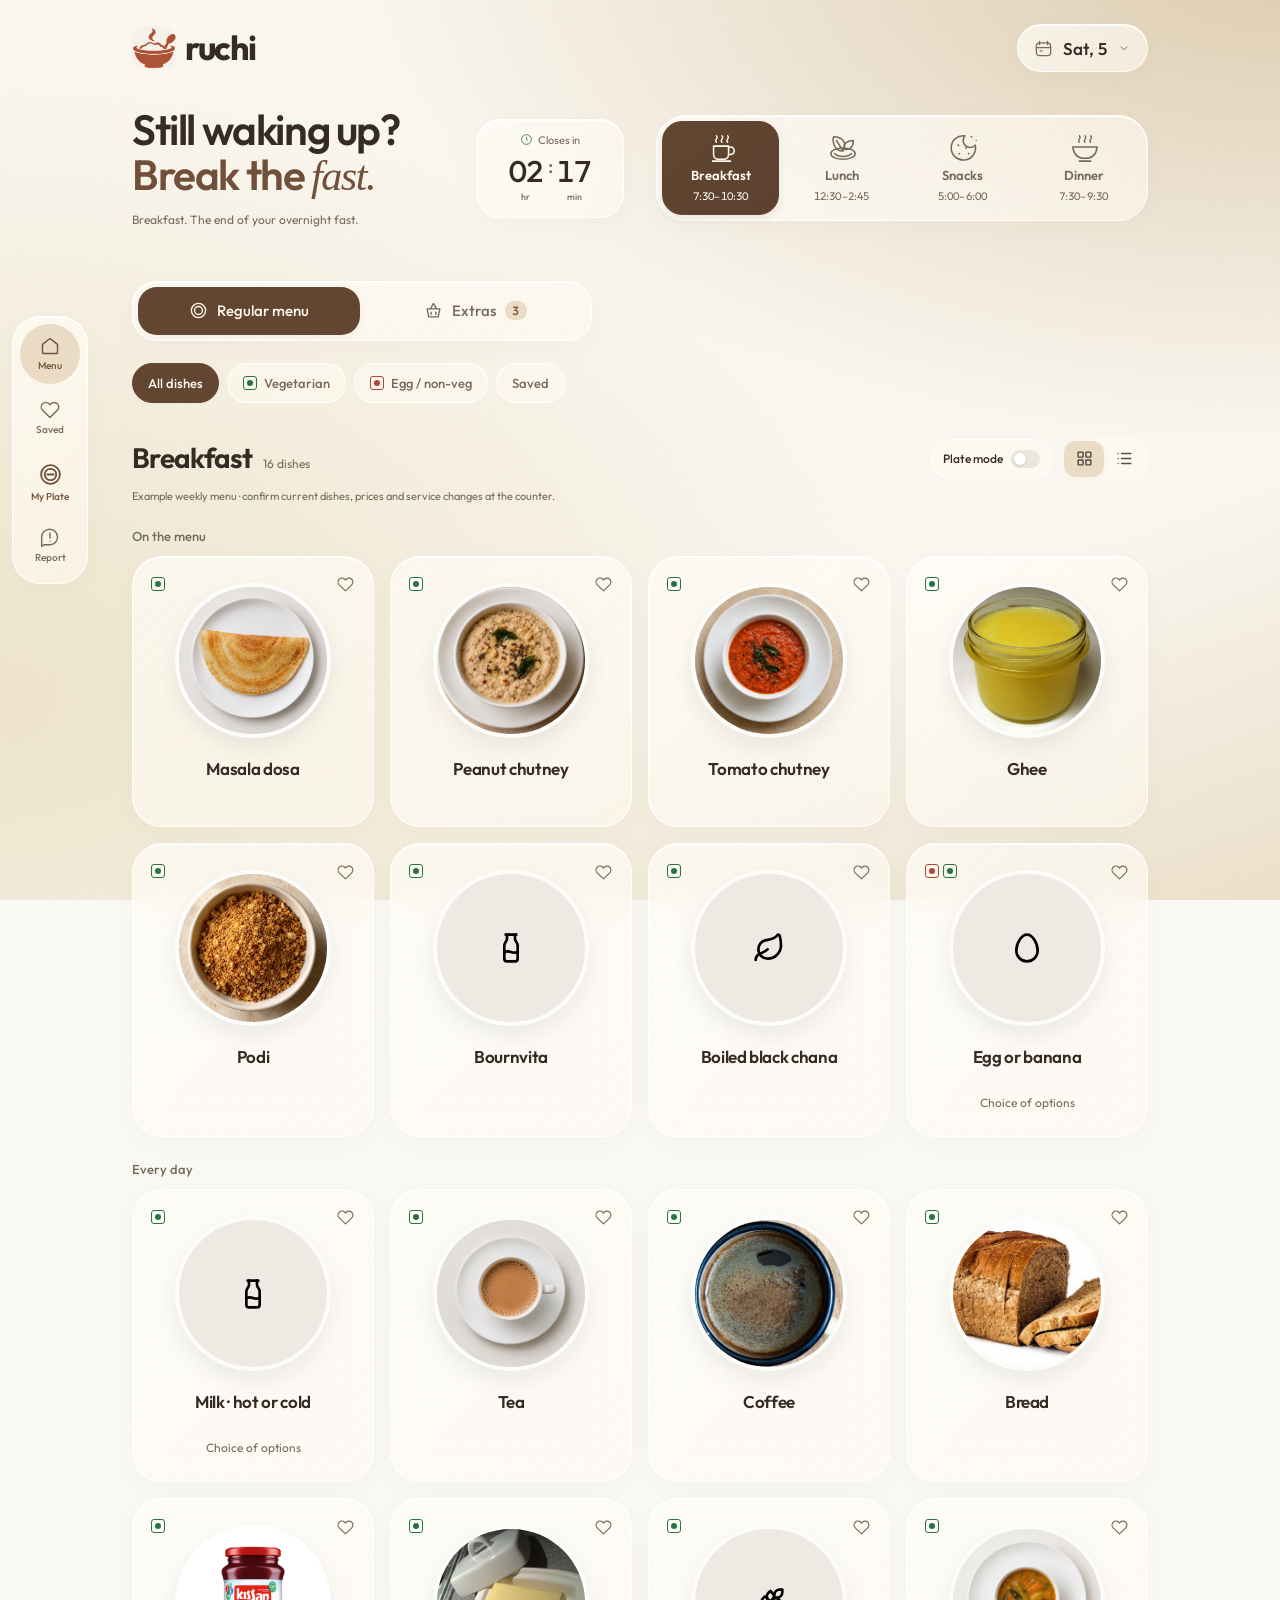
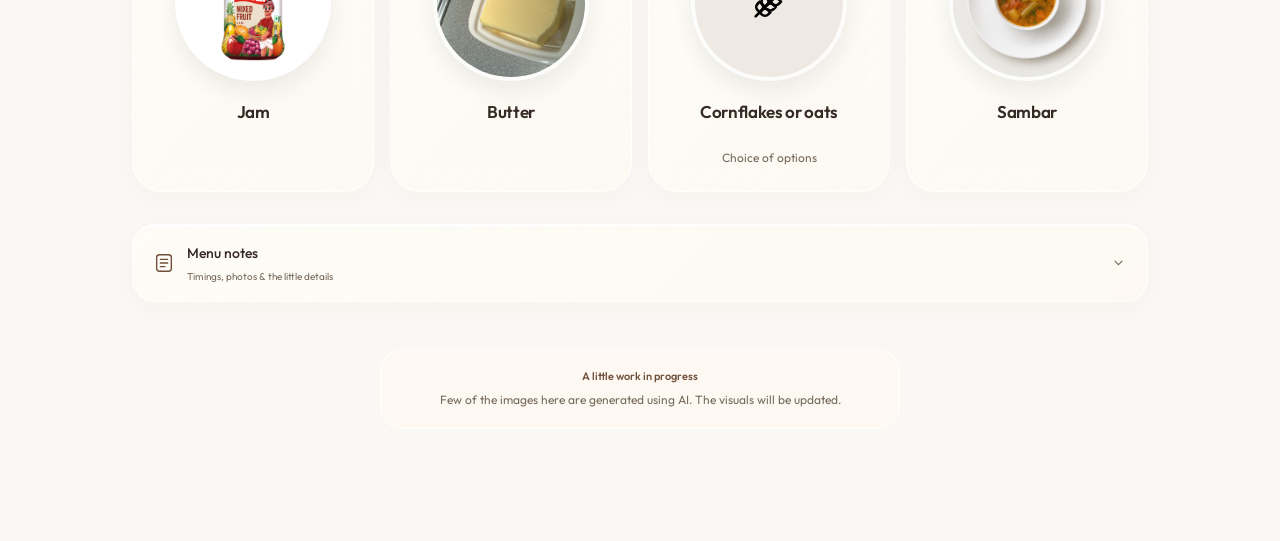
<file: index.html>
<!doctype html>
<html lang="en" data-design="3" data-palette="espresso">
<head>
<meta charset="utf-8"><meta name="viewport" content="width=device-width,initial-scale=1,viewport-fit=cover">
<meta name="theme-color" content="#faf7f0"><meta name="description" content="Explore IIT Hyderabad’s mess menu for the next seven days, check extras and prices, meal timings, save dishes and report an issue with Ruchi.">
<title>Today’s mess menu · Ruchi</title>
<link rel="icon" type="image/png" href="assets/images/ruchi-mark.png?v=1">
<link rel="apple-touch-icon" href="assets/images/ruchi-mark.png?v=1">
<link rel="preload" href="assets/fonts/outfit-variable.ttf" as="font" type="font/ttf" crossorigin>
<link rel="stylesheet" href="assets/css/today.css?v=2">
<link rel="stylesheet" href="assets/css/flagship.css?v=1">
<script src="assets/js/final-menu.js?v=1" defer></script>
<script src="assets/js/menu-rotation.js?v=1" defer></script>
<script src="assets/js/menu-photos.js?v=2" defer></script>
<script src="assets/js/meal-context.js?v=1" defer></script>
<script src="assets/js/nutrition-estimates.js?v=1" defer></script>
<script src="assets/js/plate.js?v=3" defer></script>
<script src="assets/js/menu-catalog.js?v=1" defer></script>
<script src="assets/js/menu.js?v=3" defer></script>
<script src="assets/js/email-draft.js?v=1" defer></script>
<script src="assets/js/beta-features.js?v=2" defer></script>
<link rel="stylesheet" href="assets/css/beta-features.css?v=2">

<link rel="stylesheet" href="assets/css/dining-palette.css?v=2">
<script src="assets/js/dining-palette.js?v=1" defer></script>
<link rel="stylesheet" href="assets/css/plate.css?v=3">
<link rel="stylesheet" href="assets/css/extras.css?v=1">
</head>
<body class="final-menu" data-photo-menu data-measure-enabled="true" data-default-view="cards" data-view-key="ruchi.flagship.view">
<a class="skip" href="#menu">Skip to menu</a>
<div class="apricot-app"><header class="apricot-top"><a class="brand" href="today.html" aria-label="Ruchi home"><span class="brand-mark"><img src="assets/images/ruchi-mark.png" width="66" height="66" alt=""></span><span class="brand-name">ruchi</span></a><details class="final-date date-popover"><summary><svg class="date-calendar" viewBox="0 0 24 24" aria-hidden="true"><rect x="3" y="5" width="18" height="16" rx="4"/><path d="M7 3v4m10-4v4M3 11h18M8 15h2"/></svg><span class="date-copy"><span id="weekday">Today</span><time id="date-label"></time></span><svg class="date-caret" viewBox="0 0 24 24" aria-hidden="true"><path d="m7 10 5 5 5-5"/></svg></summary><div class="date-popover-content"><div class="calendar-heading"><span id="week-range"></span><button id="go-today" class="today-button">Today</button></div><div id="day-strip" class="day-strip"></div></div></details></header><main class="journal-main" id="app-top"><section class="welcome-glass"><div class="welcome-copy"><h1><span id="meal-greeting-lead">Still waking up?</span><br><span class="headline-accent"><span id="meal-greeting-accent">Break the <em>fast.</em></span></span></h1><p class="breakfast-meaning" id="breakfast-meaning">Breakfast. The end of your overnight fast.</p></div><div class="service-countdown" id="service-countdown" role="timer" aria-live="off" title="Mess service times · India Standard Time"><span class="countdown-heading"><svg viewBox="0 0 24 24" aria-hidden="true"><circle cx="12" cy="12" r="9"/><path d="M12 7v5l3 2"/></svg><span class="countdown-label" id="countdown-label"></span></span><span id="countdown-value">—</span></div></section><section class="dining-notice" id="dining-notice" aria-label="Mess notice" hidden><div><span id="notice-kicker">Mess notice</span><h2 id="notice-title"></h2><p id="notice-body"></p></div></section><nav class="meal-nav journal-meals" aria-label="Choose a meal"><span class="meal-indicator" aria-hidden="true"></span><button class="meal active" data-meal="Breakfast" aria-label="Breakfast" aria-describedby="breakfast-time" aria-pressed="true"><span class="meal-symbol"><svg class="meal-art" viewBox="0 0 32 32" aria-hidden="true"><g class="steam"><path d="M10 10c-3-3 3-4 0-7"/><path d="M16 10c-3-3 3-4 0-7"/><path d="M22 10c-3-3 3-4 0-7"/></g><g class="vessel"><path d="M7 14h16v9a5 5 0 0 1-5 5h-6a5 5 0 0 1-5-5Z"/><path d="M23 15h2a4 4 0 0 1 0 8h-2"/><path d="M6 30h19"/></g></svg></span><span class="meal-name">Breakfast</span><span class="meal-time" id="breakfast-time">7:30–10:00</span><span class="meal-arrow" aria-hidden="true">↗</span></button><button class="meal " data-meal="Lunch" aria-label="Lunch" aria-describedby="lunch-time" aria-pressed="false"><span class="meal-symbol"><svg class="meal-art" viewBox="0 0 32 32" aria-hidden="true"><g class="lunch-plate"><ellipse cx="16" cy="22" rx="13" ry="6"/><path d="M7 22c4 4 14 4 18 0"/><g class="lunch-leaf"><path d="M16 19C5 20 5 6 6 4c9 0 15 6 10 15Z"/><path d="m9 8 7 11"/><path d="M17 17c-1-6 4-9 10-9 0 7-4 11-10 9Z"/></g></g></svg></span><span class="meal-name">Lunch</span><span class="meal-time" id="lunch-time">12:30–2:45</span><span class="meal-arrow" aria-hidden="true">↗</span></button><button class="meal " data-meal="Snacks" aria-label="Snacks" aria-describedby="snacks-time" aria-pressed="false"><span class="meal-symbol"><svg class="meal-art" viewBox="0 0 32 32" aria-hidden="true"><g class="snack-cookie"><path d="M17 3a7 7 0 0 0 11 10A13 13 0 1 1 17 3Z"/><circle cx="10" cy="13" r="1"/><circle cx="11" cy="22" r="1"/><circle cx="21" cy="22" r="1"/><circle cx="18" cy="16" r="1"/></g><g class="snack-crumbs"><circle cx="24" cy="4" r="1"/><circle cx="29" cy="8" r=".7"/></g></svg></span><span class="meal-name">Snacks</span><span class="meal-time" id="snacks-time">5:00–6:00</span><span class="meal-arrow" aria-hidden="true">↗</span></button><button class="meal " data-meal="Dinner" aria-label="Dinner" aria-describedby="dinner-time" aria-pressed="false"><span class="meal-symbol"><svg class="meal-art" viewBox="0 0 32 32" aria-hidden="true"><g class="steam"><path d="M10 10c-3-3 3-4 0-7"/><path d="M16 10c-3-3 3-4 0-7"/><path d="M22 10c-3-3 3-4 0-7"/></g><g class="vessel"><path d="M3 15h26c-1 8-6 12-13 12S4 23 3 15Z"/><path d="M10 30h12"/></g></svg></span><span class="meal-name">Dinner</span><span class="meal-time" id="dinner-time">7:30–9:30</span><span class="meal-arrow" aria-hidden="true">↗</span></button></nav><div class="menu-kind" id="menu-kind" role="group" aria-label="Choose regular menu or paid extras"><button data-menu-kind="regular" aria-pressed="true"><svg viewBox="0 0 24 24" aria-hidden="true"><circle cx="12" cy="12" r="9"/><circle cx="12" cy="12" r="5"/></svg>Regular menu</button><button data-menu-kind="extras" aria-pressed="false"><svg viewBox="0 0 24 24" aria-hidden="true"><path d="M4 10h16l-2 10H6L4 10ZM8 10l4-7 4 7M9 14v3m6-3v3"/></svg>Extras <span class="extras-count" id="extras-count">—</span></button></div><div class="browse-tools"><div class="diet-filters" role="group" aria-label="Filter dishes"><button data-filter="all" aria-pressed="true">All dishes</button><button data-filter="veg" aria-pressed="false"><i class="veg-dot" aria-hidden="true"></i>Vegetarian</button><button data-filter="egg" aria-pressed="false"><i class="veg-dot nonvegetarian" aria-hidden="true"></i>Egg / non-veg</button><button data-filter="saved" aria-pressed="false">Saved</button></div></div><div class="journal-layout"><div class="journal-menu"><header class="journal-menu-header"><div><h2 id="menu-title">Breakfast</h2><span id="menu-count"></span></div><div class="menu-actions"><label class="measure-switch"><span>Plate mode</span><input id="measure" type="checkbox" role="switch"><span class="switch-track" aria-hidden="true"></span></label><div class="view-toggle" role="group" aria-label="Menu layout"><button data-view="cards" aria-label="Card view" aria-pressed="true"><img src="assets/icons/layout-grid.svg" alt=""></button><button data-view="list" aria-label="List view" aria-pressed="false"><img src="assets/icons/list.svg" alt=""></button></div></div></header><p class="menu-freshness-note">Example weekly menu · confirm current dishes, prices and service changes at the counter.</p><div id="measure-stats" class="measure-stats" hidden></div><p id="measure-hint" class="measure-hint" hidden>Record what you ate and see rough nutrition estimates for your portions.</p><section id="menu" aria-labelledby="menu-title"><div id="load-state" class="load-state" role="status">Loading the menu…</div><div id="menu-sections"></div><p id="search-empty" class="search-empty" hidden>No dishes found. Try another filter.</p></section><details class="source-details" id="menu-info"><summary><span class="notes-label"><svg viewBox="0 0 24 24" aria-hidden="true"><rect x="4" y="3" width="16" height="18" rx="3"/><path d="M8 8h8M8 12h8M8 16h5"/></svg><span><strong>Menu notes</strong><small>Timings, photos &amp; the little details</small></span></span><svg class="notes-caret" viewBox="0 0 24 24" aria-hidden="true"><path d="m7 10 5 5 5-5"/></svg></summary><div class="menu-notes-body"><section><h3>About this menu</h3><p>This is an example weekly rotation based on mess notice boards, not a live menu feed. Both messes share the regular menu. Extras are paid separately; confirm current dishes, prices and availability at the counter.</p></section><section><h3>Service hours</h3><p>All timings are in India Standard Time. Breakfast: 7:30–10:00 am on weekdays, 7:30–10:30 am on Saturdays and Sundays. Lunch: 12:30–2:45 pm. Snacks: 5:00–6:00 pm. Dinner: 7:30–9:30 pm.</p></section><section><h3>Photos &amp; portions</h3><p>Photos are illustrative, using web-sourced and generated dishes, not actual mess servings. <a href="menu-photo-credits.html">Photo credits ↗</a></p><p>Regular-menu quantities are references, not serving limits. Extras prices apply to the portions shown on the board. Measured mess nutrition has not been supplied. My Plate uses editable estimates for typical cooked servings.</p></section><section><h3>Source clarifications</h3><p class="rotation-hint" id="schedule-note" hidden>Some dishes are awaiting schedule confirmation.</p><ul id="source-issues"></ul></section></div></details></div></div><footer class="ruchi-footer"><div class="footer-beta" role="note" aria-label="Beta notice"><span class="footer-beta-label">A little work in progress</span><p>Few of the images here are generated using AI. The visuals will be updated.</p></div></footer></main></div><nav class="app-dock" aria-label="App navigation">
<button data-dock="menu" aria-current="page"><svg viewBox="0 0 24 24" aria-hidden="true"><path d="m3 10 9-7 9 7v10a1 1 0 0 1-1 1H4a1 1 0 0 1-1-1Z"/></svg><span>Menu</span></button>
<button data-dock="saved"><svg viewBox="0 0 24 24" aria-hidden="true"><path d="M20.8 4.6a5.5 5.5 0 0 0-7.8 0L12 5.7l-1.1-1.1a5.5 5.5 0 0 0-7.8 7.8L12 21l8.8-8.6a5.5 5.5 0 0 0 0-7.8Z"/></svg><span>Saved</span></button>
<button id="plate-dock" class="plate-dock" data-open-log aria-label="My Plate, 0 dishes today" aria-haspopup="dialog"><span class="plate-dock-icon"><svg viewBox="0 0 24 24" aria-hidden="true"><circle cx="12" cy="12" r="9"/><circle cx="12" cy="12" r="5.5"/><path d="M9 12h6"/></svg><b id="plate-count" hidden>0</b></span><span>My Plate</span></button>
<button data-sheet="report-dialog" aria-haspopup="dialog"><svg viewBox="0 0 24 24" aria-hidden="true"><path d="M21 11a9 9 0 0 1-9 9H5l-3 2V11a9 9 0 0 1 19 0Z"/><path d="M12 6v6m0 4h.01"/></svg><span>Report</span></button>
</nav><button id="intake-bar" class="intake-bar" data-open-log hidden><span><b id="total-foods">No food logged</b><small id="nutrition-status">Review your day</small></span><span>My intake ↗</span></button><dialog id="food-dialog" class="food-dialog" aria-labelledby="food-title"><button class="close-button" data-close aria-label="Close dish details">×</button><div class="detail-placeholder" id="detail-placeholder"></div><div class="dialog-body"><p class="kicker" id="food-category"></p><div class="detail-title"><h2 id="food-title"></h2></div><p class="extra-detail-price" id="extra-detail-price" hidden></p><p class="description" id="food-description"></p><p class="serving-note" id="serving-note"></p><p class="estimate-note" id="estimate-note">Mess nutrition has not been supplied. Missing values stay uncounted.</p><div id="food-options" class="food-options"></div><p class="source-warning" id="food-warning" hidden></p><section id="portion-section" hidden><div class="portion-heading"><h3>How much did you eat?</h3><span>Portions</span></div><div class="portion-control"><button id="portion-minus" aria-label="Decrease portion">−</button><input id="portion-value" type="number" min="0.5" step="0.5" value="1" inputmode="decimal" aria-label="Number of portions"><button id="portion-plus" aria-label="Increase portion">+</button></div><p class="input-error" id="portion-error" hidden role="alert">Enter a positive quantity in half-portion steps.</p><div class="portion-shortcuts"><button data-portion="0.5">½ portion</button><button data-portion="1">1 portion</button><button data-portion="2">2 portions</button></div><details class="plate-nutrition-editor"><summary>Nutrition per portion <span>editable</span></summary><p>A typical-serving estimate is prefilled. Edit it if you know the actual portion or recipe.</p><div class="plate-nutrition-fields"><label>Calories · kcal<input id="plate-kcal" type="number" min="0" step="any" inputmode="decimal"></label><label>Protein · g<input id="plate-protein" type="number" min="0" step="any" inputmode="decimal"></label><label>Carbs · g<input id="plate-carbs" type="number" min="0" step="any" inputmode="decimal"></label><label>Fat · g<input id="plate-fat" type="number" min="0" step="any" inputmode="decimal"></label></div><p id="plate-nutrition-error" role="alert" hidden>Use zero or a positive number, or leave it blank.</p></details><button class="primary-button" id="save-portion">Add to My Plate</button><button class="plain-button remove-button" id="remove-food" hidden>Remove from this day</button></section></div></dialog>
<dialog id="log-dialog" class="log-dialog" aria-labelledby="log-title"><button class="close-button" data-close aria-label="Close My Plate">×</button><div class="dialog-body"><p class="kicker" id="log-date"></p><h2 id="log-title">My Plate<span class="plate-beta">Beta</span></h2><div id="log-summary" class="log-summary"></div><div id="log-items"></div><p class="estimate-note">Your portions, saved only in this browser. No login needed.</p><button class="primary-button" data-close>Back to the menu</button><button id="reset-day" class="plain-button remove-button" hidden>Clear today’s plate</button></div></dialog>
<dialog id="report-dialog" class="feature-sheet" aria-labelledby="report-title">
  <button class="close-button" data-sheet-close aria-label="Close report">×</button>
  <div class="sheet-content">
    <span class="sheet-eyebrow">A better mess, together</span>
    <h2 id="report-title">Something not right?</h2>
    <p class="sheet-intro">Tell us what happened. A specific detail makes a difference.</p>
    <p class="report-connection" id="report-connection">Reports go to <strong>mess_secya@gymkhana.iith.ac.in</strong>. Review your report here, then send it from your email app.</p>
    <form id="report-form">
      <div class="report-fields">
        <label>Date<input id="report-date" name="date" type="date" required></label>
        <label>Meal<select id="report-meal" name="meal"><option>Breakfast</option><option>Lunch</option><option>Snacks</option><option>Dinner</option></select></label>
      </div>
      <label>Where was it?<select id="report-hall" name="hall" required><option value="">Choose your mess</option><option>Mess A</option><option>Mess B</option></select></label>
      <label>What’s the issue?<select id="report-category" name="category" required><option value="">Choose an issue</option><option>Food quality</option><option>Cleanliness / hygiene</option><option>Item unavailable</option><option>Wrong menu information</option><option>App problem</option><option>Something else</option></select></label>
      <label>What happened?<textarea id="report-message" name="message" rows="3" required minlength="10" maxlength="2000" placeholder="Describe the issue and roughly when you noticed it."></textarea></label>
      <div class="report-photo-field">
        <label for="report-photo">Attach a photo <span class="field-optional">optional</span></label>
        <label class="photo-picker" id="photo-picker" for="report-photo"><svg viewBox="0 0 24 24" aria-hidden="true"><path d="M8 5 10 3h4l2 2h3a2 2 0 0 1 2 2v12H3V7a2 2 0 0 1 2-2Z"/><circle cx="12" cy="12" r="4"/></svg><span><strong>Add a photo</strong><small>JPG, PNG or WebP · up to 8 MB</small></span><span aria-hidden="true">+</span></label>
        <input id="report-photo" type="file" accept="image/jpeg,image/png,image/webp" aria-describedby="photo-error" class="photo-file-input">
        <div id="report-photo-preview" class="photo-preview" hidden><img id="report-photo-image" alt="Selected report photo"><div><strong id="report-photo-name"></strong><small id="report-photo-size"></small><button type="button" id="remove-report-photo">Remove photo</button></div></div>
        <p id="photo-error" class="photo-error" role="alert" hidden></p>
      </div>
      <div class="report-actions"><button type="button" id="save-report-draft" class="secondary-action">Save draft</button><button type="submit" class="primary-button">Review report <span aria-hidden="true">→</span></button></div>
      <p class="report-status" id="report-status" role="status"></p>
      <section class="report-review" id="report-review" hidden aria-label="Review your report"><h3>Ready when you are.</h3><p class="report-to">To: mess_secya@gymkhana.iith.ac.in</p><pre id="report-review-text"></pre><button type="button" id="download-report-email" class="primary-button" hidden>Download email with photo ↓</button><p id="report-attachment-note" class="attachment-note" hidden>Open the downloaded email file in your mail app and send or forward it to the address above. If you use the email link instead, attach the photo manually.</p><a id="report-email-link" class="primary-button">Open email app ↗</a><button type="button" class="secondary-action" id="copy-report">Copy report instead</button><p class="release-footnote">Complete sending in your email app. Replies will arrive in your inbox; in-app resolution tracking is coming later.</p></section><details id="report-copy-fallback" hidden><summary>Select report text</summary><textarea id="report-copy-text" readonly aria-label="Report text to copy"></textarea></details>
      <div class="draft-footer"><small>Drafts stay in this browser. Nothing is sent automatically.</small><button type="button" class="plain-button" id="clear-report-draft" hidden>Clear draft</button></div>
    </form>
  </div>
</dialog>
<div id="toast" class="toast" role="status"></div><noscript><p>Enable JavaScript to browse the weekly menu.</p></noscript></body></html>
</file>
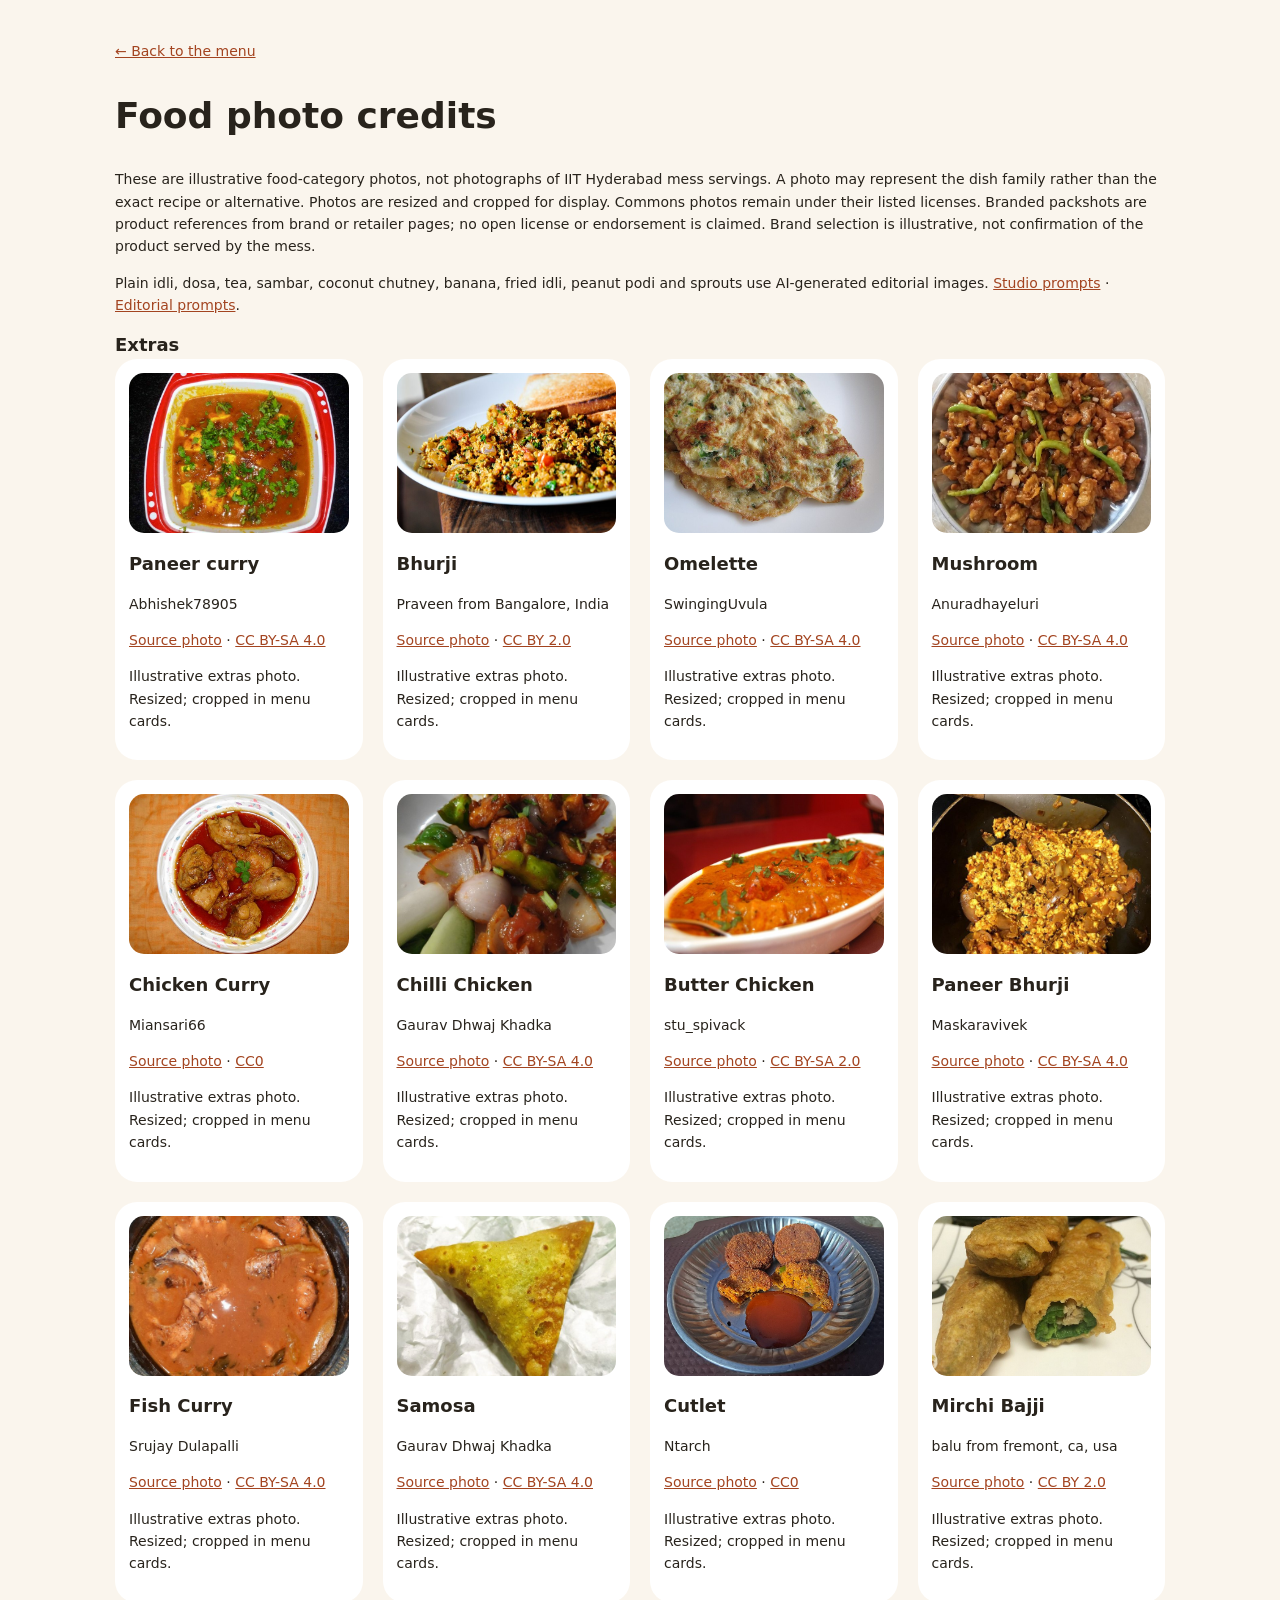
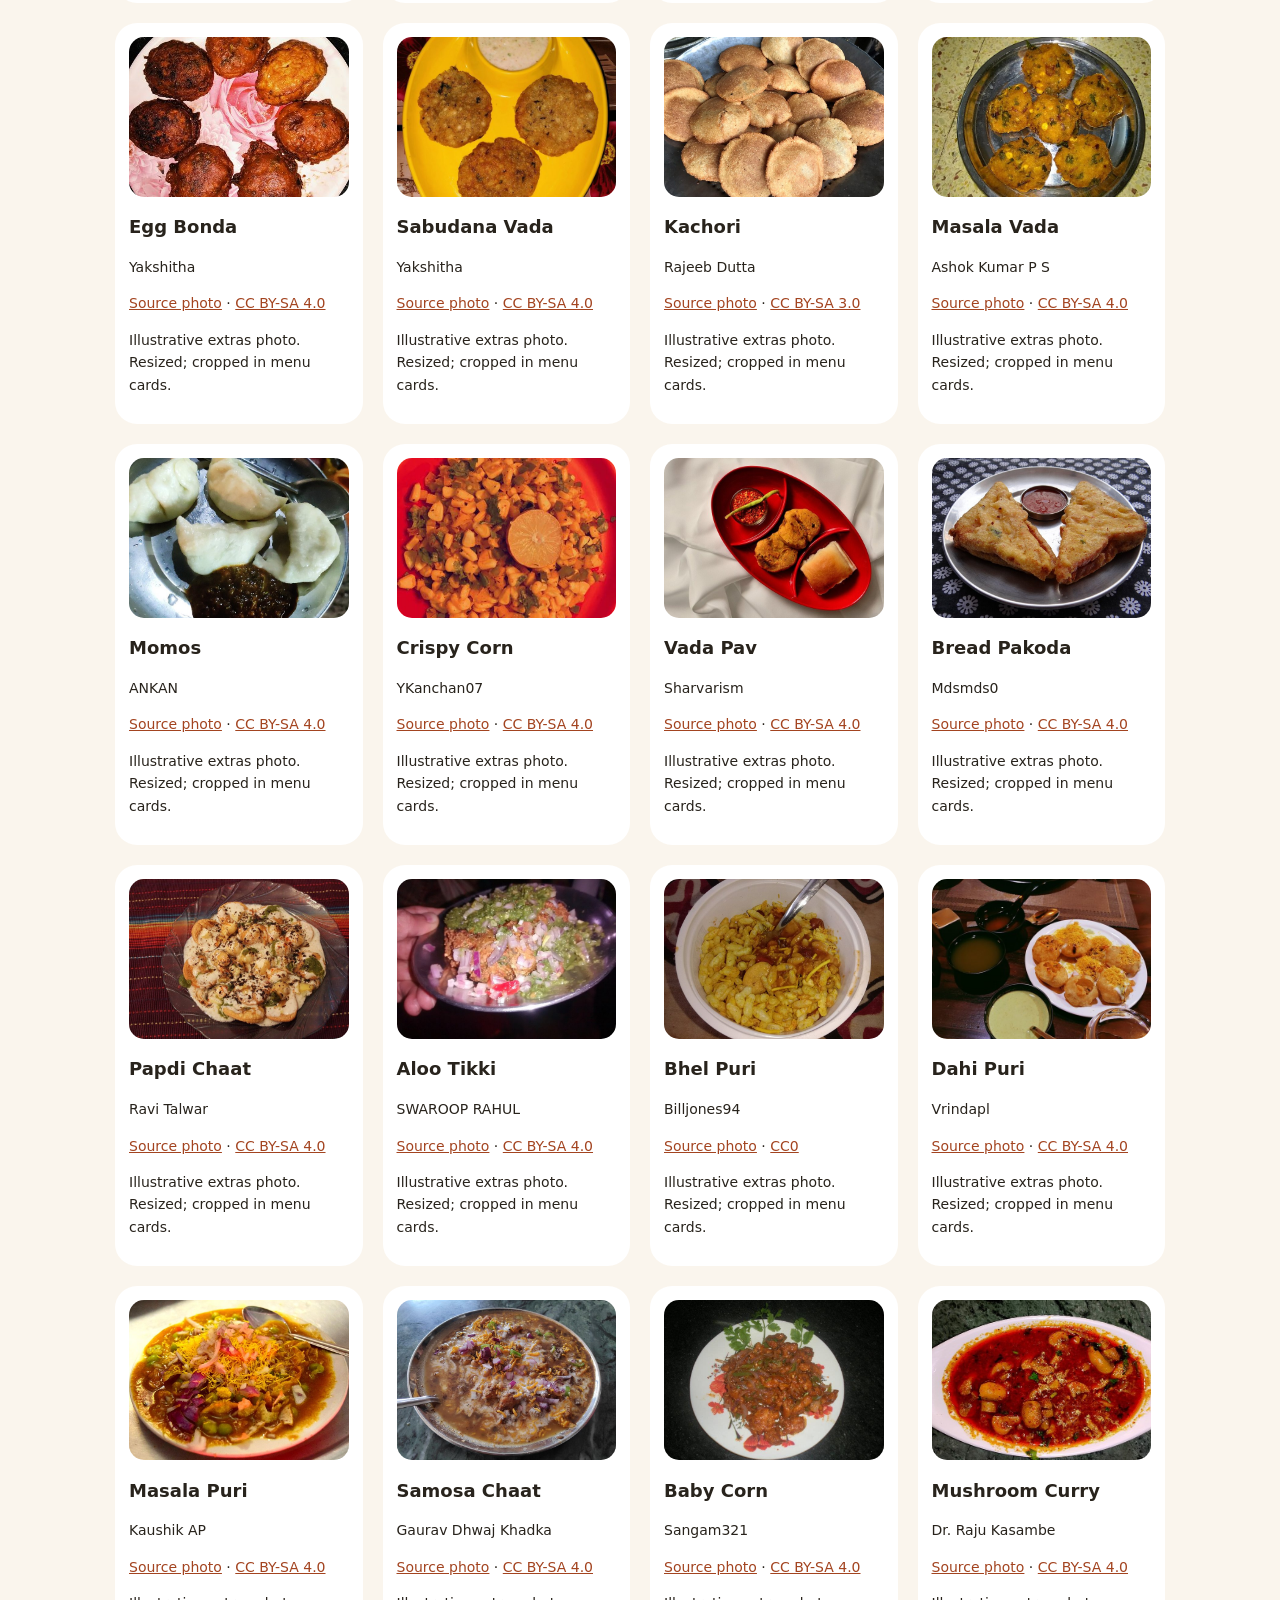
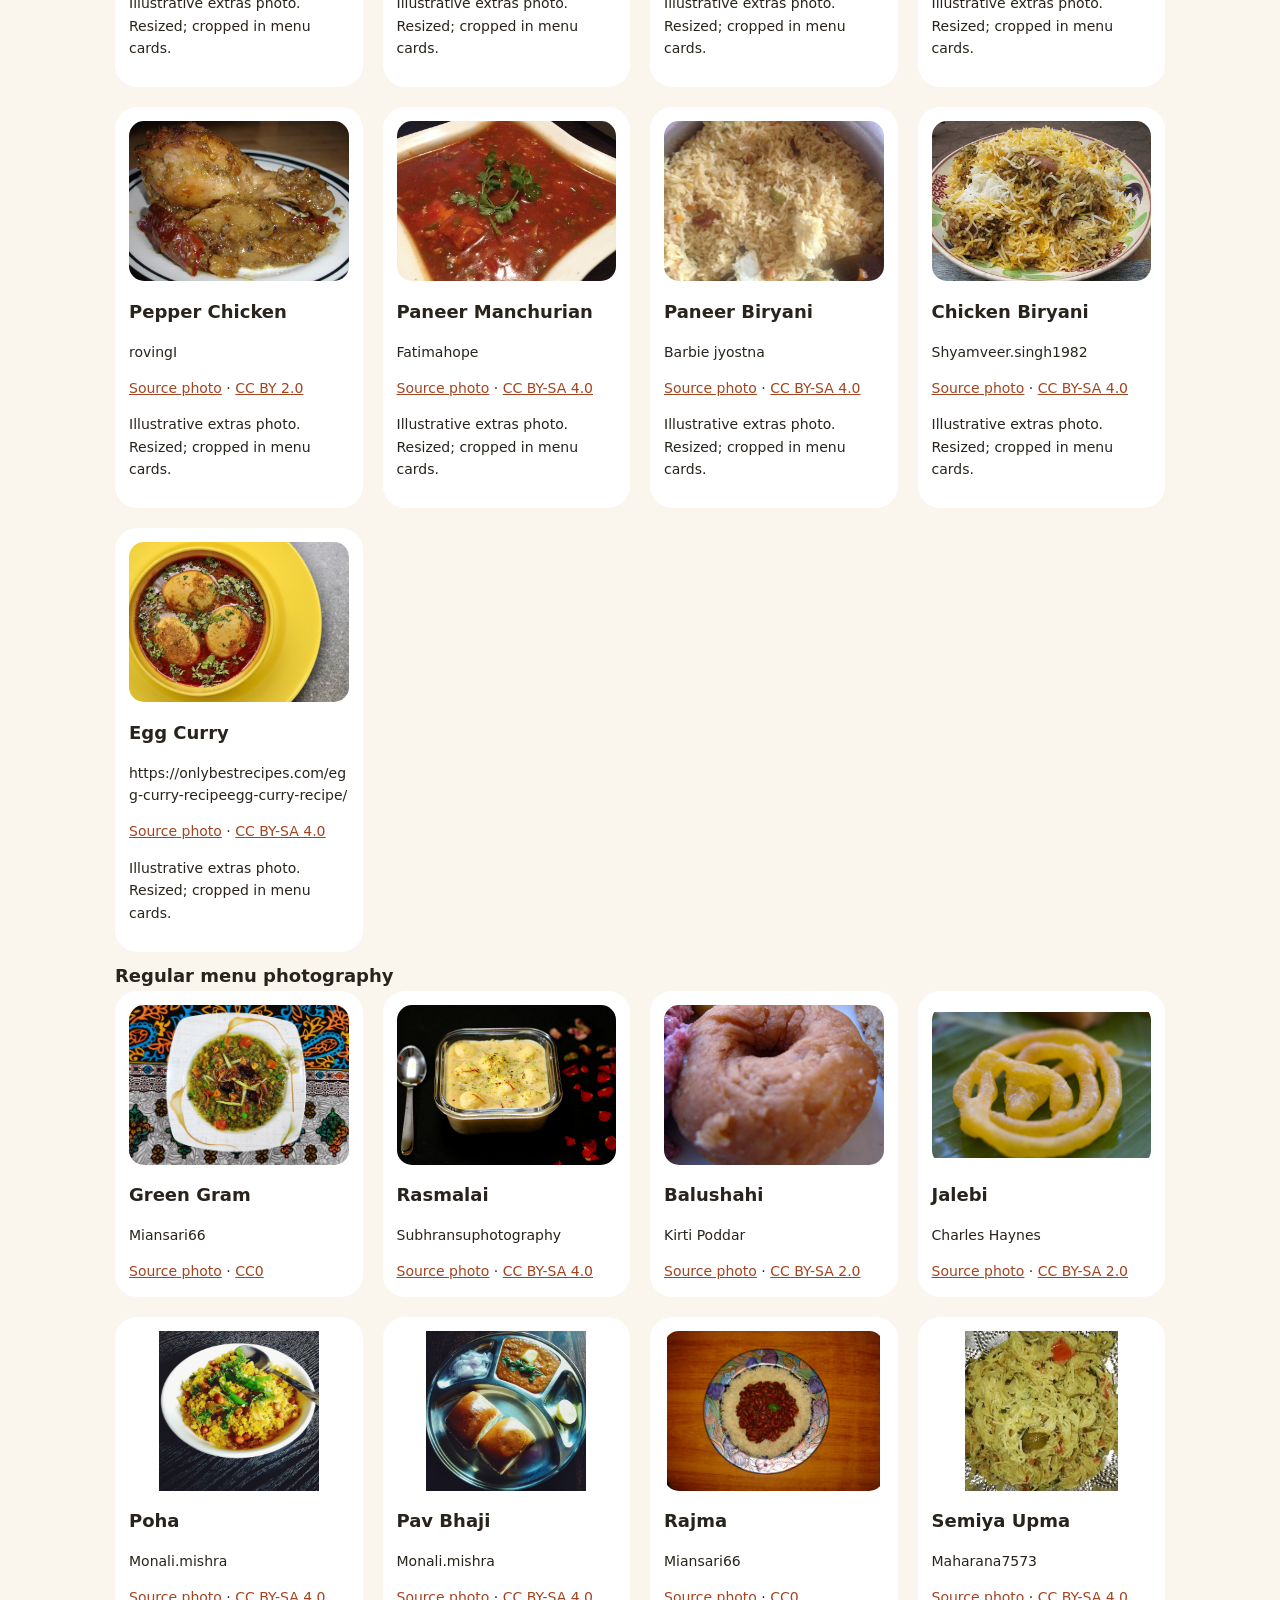
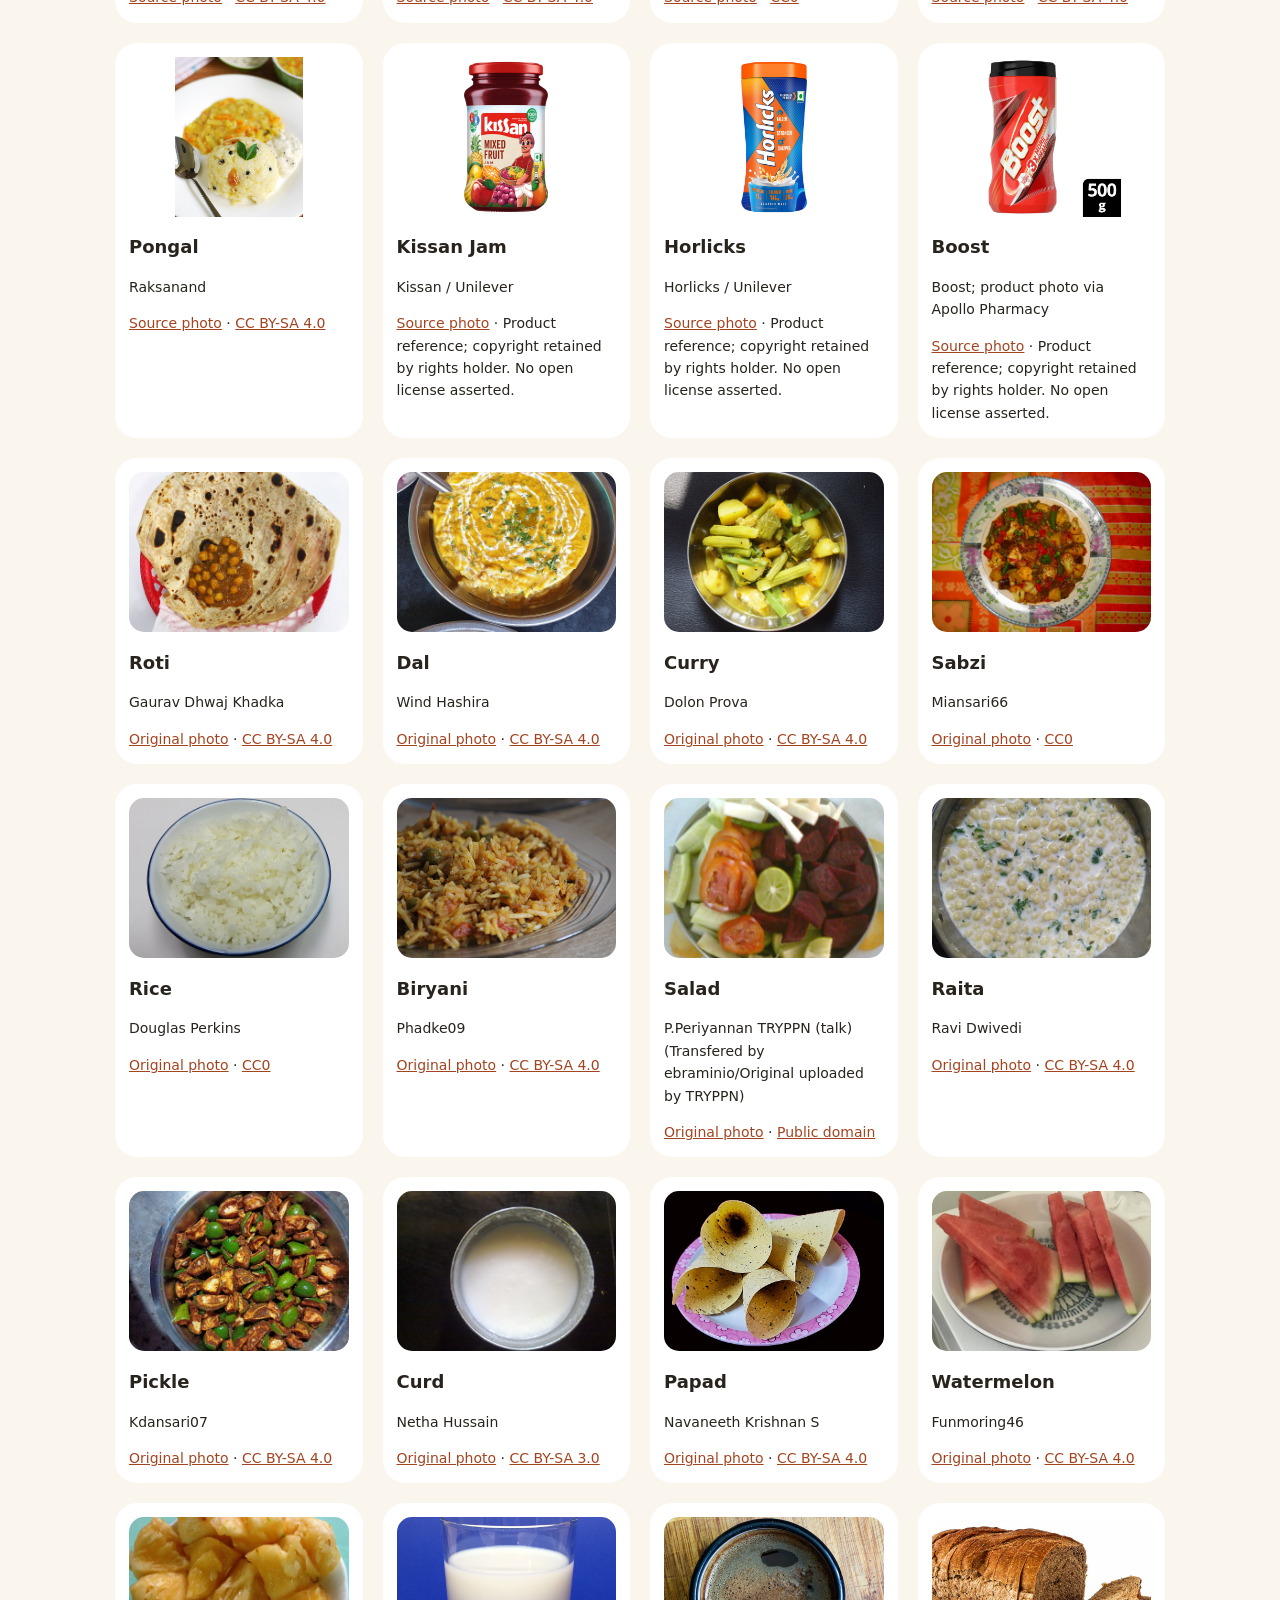
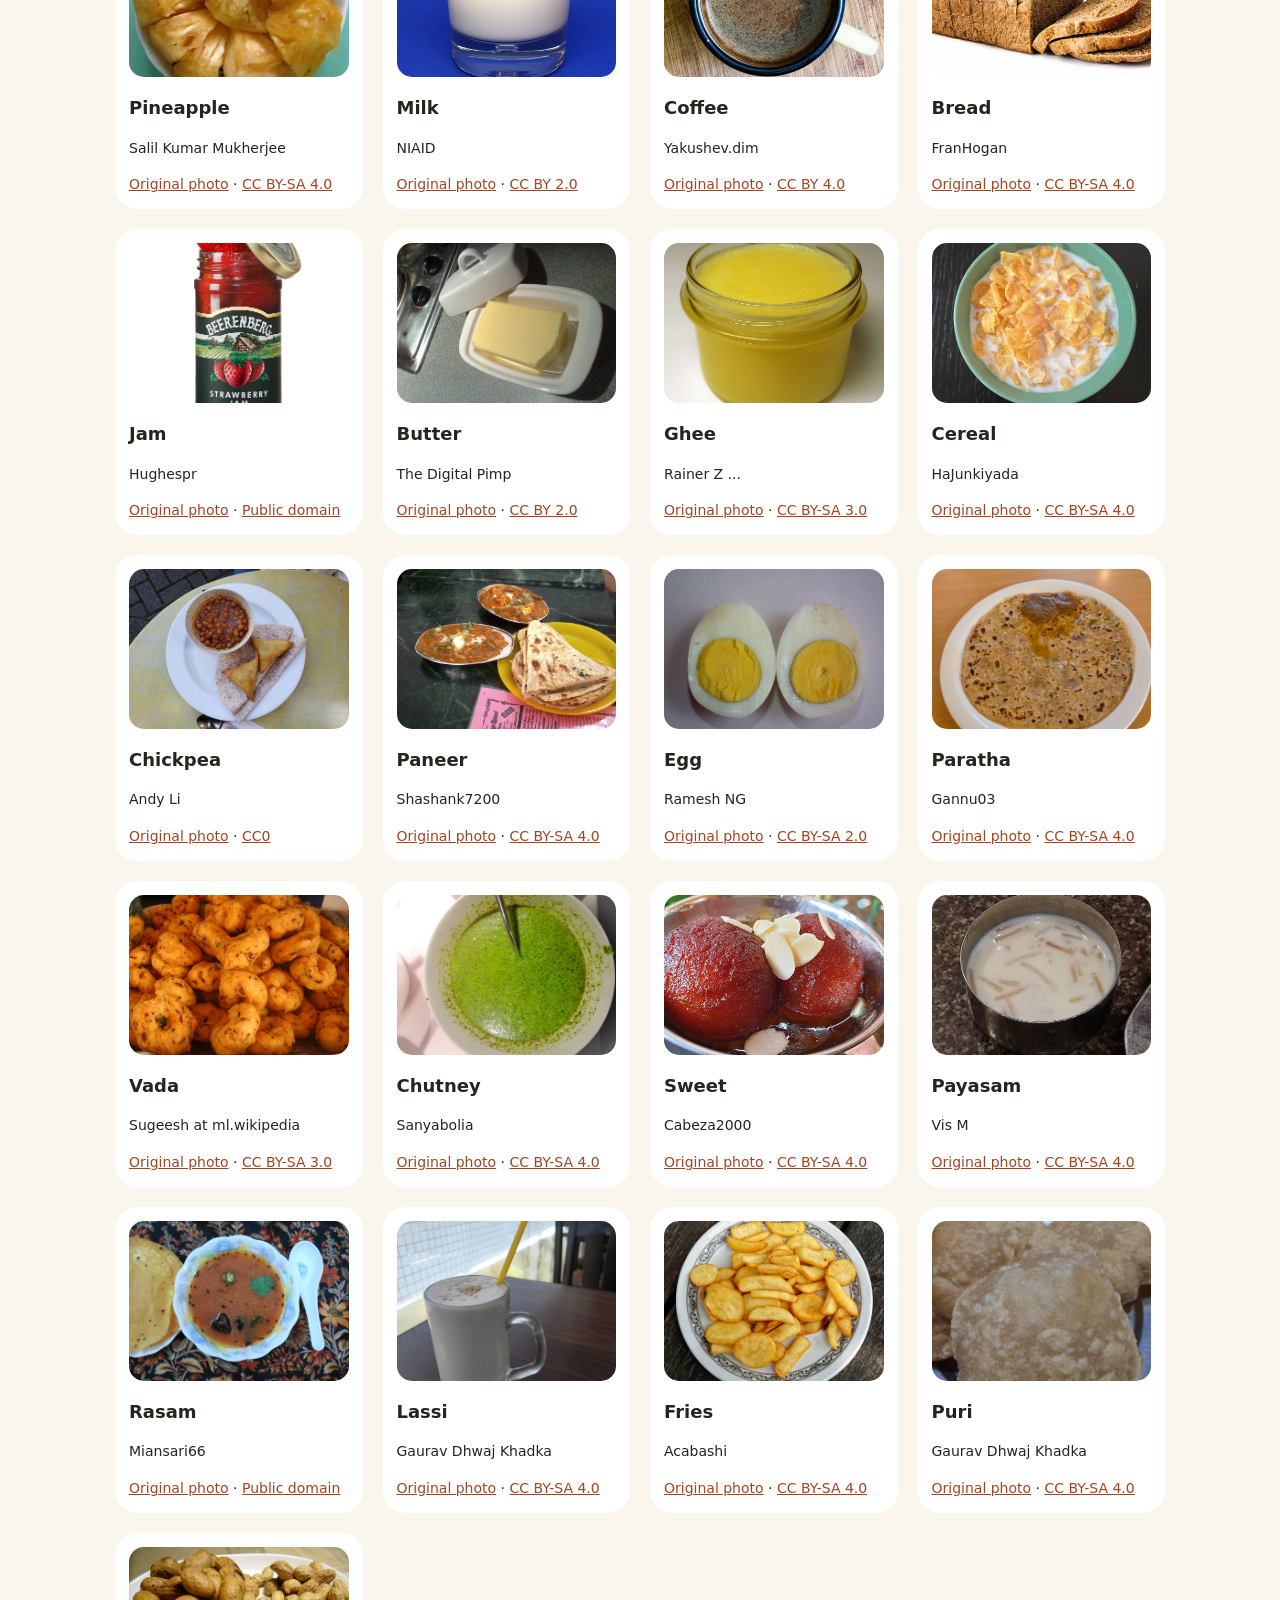
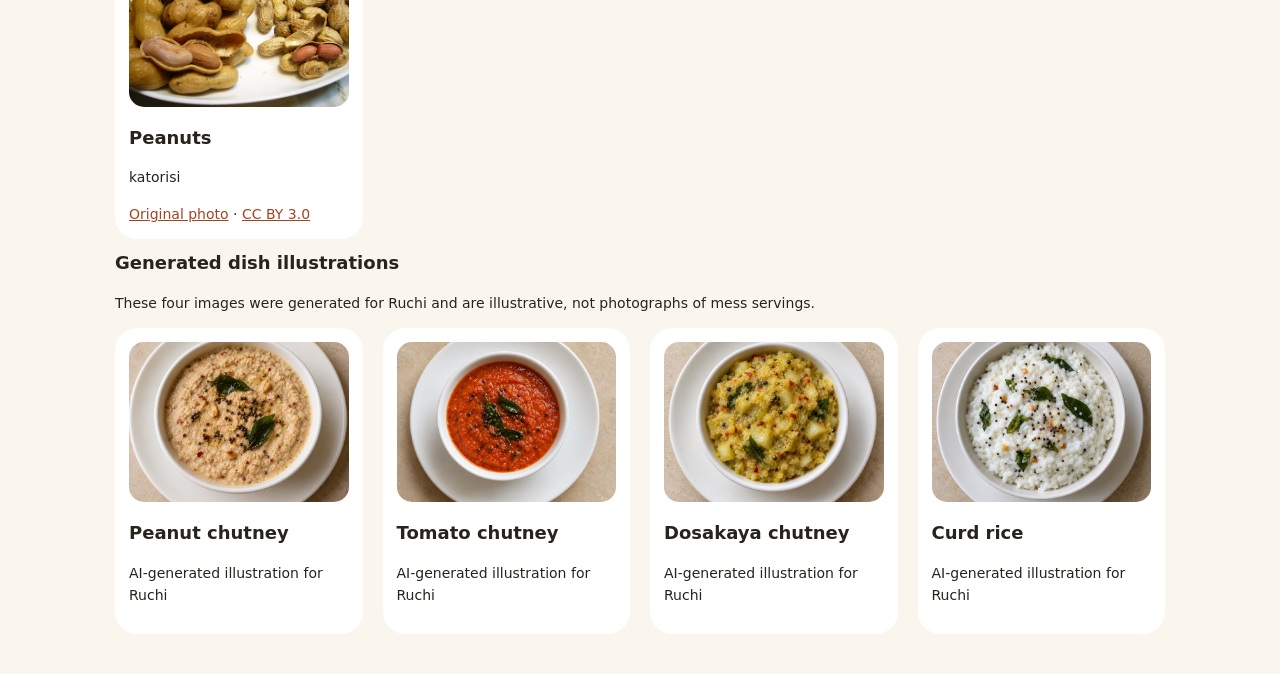
<file: menu-photo-credits.html>
<!doctype html><html lang="en"><meta charset="utf-8"><meta name="viewport" content="width=device-width,initial-scale=1"><title>Food photo credits · Ruchi</title><style>body{font:14px/1.6 system-ui;background:#faf5ed;color:#28231c;max-width:1050px;margin:40px auto;padding:0 24px}a{color:#a34420}h1{font-size:36px}section{display:grid;grid-template-columns:repeat(auto-fit,minmax(240px,1fr));gap:20px}article{background:white;border-radius:22px;padding:14px;overflow:hidden}img{width:100%;height:160px;object-fit:cover;border-radius:15px}h2{font-size:18px;margin:10px 0 0}p{overflow-wrap:anywhere}</style><a href="today.html">← Back to the menu</a><h1>Food photo credits</h1><p>These are illustrative food-category photos, not photographs of IIT Hyderabad mess servings. A photo may represent the dish family rather than the exact recipe or alternative. Photos are resized and cropped for display. Commons photos remain under their listed licenses. Branded packshots are product references from brand or retailer pages; no open license or endorsement is claimed. Brand selection is illustrative, not confirmation of the product served by the mess.</p><p>Plain idli, dosa, tea, sambar, coconut chutney, banana, fried idli, peanut podi and sprouts use AI-generated editorial images. <a href="assets/images/breakfast-studio/prompts.json">Studio prompts</a> · <a href="assets/images/menu-editorial/prompts.json">Editorial prompts</a>.</p><h2>Extras</h2><section><article><img src="assets/images/extras-menu/paneer.jpg" alt="Paneer curry" loading="lazy"><div><h2>Paneer curry</h2><p>Abhishek78905</p><a href="https://commons.wikimedia.org/wiki/File:Shahi_paneer.jpg">Source photo</a> · <a href="https://creativecommons.org/licenses/by-sa/4.0">CC BY-SA 4.0</a><p>Illustrative extras photo. Resized; cropped in menu cards.</p></div></article><article><img src="assets/images/extras-menu/bhurji.jpg" alt="bhurji" loading="lazy"><div><h2>Bhurji</h2><p>Praveen from Bangalore, India</p><a href="https://commons.wikimedia.org/wiki/File:Spicy_egg_bhurji_@_the_eggfactory.jpg">Source photo</a> · <a href="https://creativecommons.org/licenses/by/2.0">CC BY 2.0</a><p>Illustrative extras photo. Resized; cropped in menu cards.</p></div></article><article><img src="assets/images/extras-menu/omelette.jpg" alt="omelette" loading="lazy"><div><h2>Omelette</h2><p>SwingingUvula</p><a href="https://commons.wikimedia.org/wiki/File:Masala_omelette.JPG">Source photo</a> · <a href="https://creativecommons.org/licenses/by-sa/4.0">CC BY-SA 4.0</a><p>Illustrative extras photo. Resized; cropped in menu cards.</p></div></article><article><img src="assets/images/extras-menu/mushroom.jpg" alt="mushroom" loading="lazy"><div><h2>Mushroom</h2><p>Anuradhayeluri</p><a href="https://commons.wikimedia.org/wiki/File:Mushroom_Manchurian_dry.jpg">Source photo</a> · <a href="https://creativecommons.org/licenses/by-sa/4.0">CC BY-SA 4.0</a><p>Illustrative extras photo. Resized; cropped in menu cards.</p></div></article><article><img src="assets/images/extras-menu/chicken-curry.jpg" alt="chicken curry" loading="lazy"><div><h2>Chicken Curry</h2><p>Miansari66</p><a href="https://commons.wikimedia.org/wiki/File:Chicken_Curry.JPG">Source photo</a> · <a href="http://creativecommons.org/publicdomain/zero/1.0/deed.en">CC0</a><p>Illustrative extras photo. Resized; cropped in menu cards.</p></div></article><article><img src="assets/images/extras-menu/chilli-chicken.jpg" alt="chilli chicken" loading="lazy"><div><h2>Chilli Chicken</h2><p>Gaurav Dhwaj Khadka</p><a href="https://commons.wikimedia.org/wiki/File:Chicken_Chilli_1.jpg">Source photo</a> · <a href="https://creativecommons.org/licenses/by-sa/4.0">CC BY-SA 4.0</a><p>Illustrative extras photo. Resized; cropped in menu cards.</p></div></article><article><img src="assets/images/extras-menu/butter-chicken.jpg" alt="butter chicken" loading="lazy"><div><h2>Butter Chicken</h2><p>stu_spivack</p><a href="https://commons.wikimedia.org/wiki/File:Chicken_makhani.jpg">Source photo</a> · <a href="https://creativecommons.org/licenses/by-sa/2.0">CC BY-SA 2.0</a><p>Illustrative extras photo. Resized; cropped in menu cards.</p></div></article><article><img src="assets/images/extras-menu/paneer-bhurji.jpg" alt="paneer bhurji" loading="lazy"><div><h2>Paneer Bhurji</h2><p>Maskaravivek</p><a href="https://commons.wikimedia.org/wiki/File:Homemade_Paneer_Bhurji.jpg">Source photo</a> · <a href="https://creativecommons.org/licenses/by-sa/4.0">CC BY-SA 4.0</a><p>Illustrative extras photo. Resized; cropped in menu cards.</p></div></article><article><img src="assets/images/extras-menu/fish-curry.jpg" alt="fish curry" loading="lazy"><div><h2>Fish Curry</h2><p>Srujay Dulapalli</p><a href="https://commons.wikimedia.org/wiki/File:Boche_Fish_Curry.jpg">Source photo</a> · <a href="https://creativecommons.org/licenses/by-sa/4.0">CC BY-SA 4.0</a><p>Illustrative extras photo. Resized; cropped in menu cards.</p></div></article><article><img src="assets/images/extras-menu/samosa.jpg" alt="samosa" loading="lazy"><div><h2>Samosa</h2><p>Gaurav Dhwaj Khadka</p><a href="https://commons.wikimedia.org/wiki/File:Samosa_4.jpg">Source photo</a> · <a href="https://creativecommons.org/licenses/by-sa/4.0">CC BY-SA 4.0</a><p>Illustrative extras photo. Resized; cropped in menu cards.</p></div></article><article><img src="assets/images/extras-menu/cutlet.jpg" alt="cutlet" loading="lazy"><div><h2>Cutlet</h2><p>Ntarch</p><a href="https://commons.wikimedia.org/wiki/File:Vegetable_Cutlet_From_India.jpg">Source photo</a> · <a href="http://creativecommons.org/publicdomain/zero/1.0/deed.en">CC0</a><p>Illustrative extras photo. Resized; cropped in menu cards.</p></div></article><article><img src="assets/images/extras-menu/mirchi-bajji.jpg" alt="mirchi bajji" loading="lazy"><div><h2>Mirchi Bajji</h2><p>balu from fremont, ca, usa</p><a href="https://commons.wikimedia.org/wiki/File:Stuffed_mirchi_bajji_(16164286908).jpg">Source photo</a> · <a href="https://creativecommons.org/licenses/by/2.0">CC BY 2.0</a><p>Illustrative extras photo. Resized; cropped in menu cards.</p></div></article><article><img src="assets/images/extras-menu/egg-bonda.jpg" alt="egg bonda" loading="lazy"><div><h2>Egg Bonda</h2><p>Yakshitha</p><a href="https://commons.wikimedia.org/wiki/File:Egg_Bonda_4.jpg">Source photo</a> · <a href="https://creativecommons.org/licenses/by-sa/4.0">CC BY-SA 4.0</a><p>Illustrative extras photo. Resized; cropped in menu cards.</p></div></article><article><img src="assets/images/extras-menu/sabudana-vada.jpg" alt="sabudana vada" loading="lazy"><div><h2>Sabudana Vada</h2><p>Yakshitha</p><a href="https://commons.wikimedia.org/wiki/File:Sabudana_Vada.jpg">Source photo</a> · <a href="https://creativecommons.org/licenses/by-sa/4.0">CC BY-SA 4.0</a><p>Illustrative extras photo. Resized; cropped in menu cards.</p></div></article><article><img src="assets/images/extras-menu/kachori.jpg" alt="kachori" loading="lazy"><div><h2>Kachori</h2><p>Rajeeb Dutta</p><a href="https://commons.wikimedia.org/wiki/File:Kachori_MA23.jpg">Source photo</a> · <a href="https://creativecommons.org/licenses/by-sa/3.0">CC BY-SA 3.0</a><p>Illustrative extras photo. Resized; cropped in menu cards.</p></div></article><article><img src="assets/images/extras-menu/masala-vada.jpg" alt="masala vada" loading="lazy"><div><h2>Masala Vada</h2><p>Ashok Kumar P S</p><a href="https://commons.wikimedia.org/wiki/File:Masala_vada.jpg">Source photo</a> · <a href="https://creativecommons.org/licenses/by-sa/4.0">CC BY-SA 4.0</a><p>Illustrative extras photo. Resized; cropped in menu cards.</p></div></article><article><img src="assets/images/extras-menu/momos.jpg" alt="momos" loading="lazy"><div><h2>Momos</h2><p>ANKAN</p><a href="https://commons.wikimedia.org/wiki/File:Vegetable_Momos_in_Shillong.jpg">Source photo</a> · <a href="https://creativecommons.org/licenses/by-sa/4.0">CC BY-SA 4.0</a><p>Illustrative extras photo. Resized; cropped in menu cards.</p></div></article><article><img src="assets/images/extras-menu/crispy-corn.jpg" alt="crispy corn" loading="lazy"><div><h2>Crispy Corn</h2><p>YKanchan07</p><a href="https://commons.wikimedia.org/wiki/File:Crispy_corn_made_by_me.jpg">Source photo</a> · <a href="https://creativecommons.org/licenses/by-sa/4.0">CC BY-SA 4.0</a><p>Illustrative extras photo. Resized; cropped in menu cards.</p></div></article><article><img src="assets/images/extras-menu/vada-pav.jpg" alt="vada pav" loading="lazy"><div><h2>Vada Pav</h2><p>Sharvarism</p><a href="https://commons.wikimedia.org/wiki/File:Crunchy_Crispy_Vada_pav.jpg">Source photo</a> · <a href="https://creativecommons.org/licenses/by-sa/4.0">CC BY-SA 4.0</a><p>Illustrative extras photo. Resized; cropped in menu cards.</p></div></article><article><img src="assets/images/extras-menu/bread-pakoda.jpg" alt="bread pakoda" loading="lazy"><div><h2>Bread Pakoda</h2><p>Mdsmds0</p><a href="https://commons.wikimedia.org/wiki/File:Bread_Pakora_(Stuffed_with_Mashed-Spicy_Potatoes).JPG">Source photo</a> · <a href="https://creativecommons.org/licenses/by-sa/4.0">CC BY-SA 4.0</a><p>Illustrative extras photo. Resized; cropped in menu cards.</p></div></article><article><img src="assets/images/extras-menu/papdi-chaat.jpg" alt="papdi chaat" loading="lazy"><div><h2>Papdi Chaat</h2><p>Ravi Talwar</p><a href="https://commons.wikimedia.org/wiki/File:Papri_Pakori_Chat.JPG">Source photo</a> · <a href="https://creativecommons.org/licenses/by-sa/4.0">CC BY-SA 4.0</a><p>Illustrative extras photo. Resized; cropped in menu cards.</p></div></article><article><img src="assets/images/extras-menu/aloo-tikki.jpg" alt="aloo tikki" loading="lazy"><div><h2>Aloo Tikki</h2><p>SWAROOP RAHUL</p><a href="https://commons.wikimedia.org/wiki/File:Aloo_Mutter_tikki_chaat_(1).JPG">Source photo</a> · <a href="https://creativecommons.org/licenses/by-sa/4.0">CC BY-SA 4.0</a><p>Illustrative extras photo. Resized; cropped in menu cards.</p></div></article><article><img src="assets/images/extras-menu/bhel-puri.jpg" alt="bhel puri" loading="lazy"><div><h2>Bhel Puri</h2><p>Billjones94</p><a href="https://commons.wikimedia.org/wiki/File:Bhel_puri_chat,_photographed_in_West_Bengal,_India,_September_24,_2024.jpg">Source photo</a> · <a href="http://creativecommons.org/publicdomain/zero/1.0/deed.en">CC0</a><p>Illustrative extras photo. Resized; cropped in menu cards.</p></div></article><article><img src="assets/images/extras-menu/dahi-puri.jpg" alt="dahi puri" loading="lazy"><div><h2>Dahi Puri</h2><p>Vrindapl</p><a href="https://commons.wikimedia.org/wiki/File:Dahi_puri_3.jpg">Source photo</a> · <a href="https://creativecommons.org/licenses/by-sa/4.0">CC BY-SA 4.0</a><p>Illustrative extras photo. Resized; cropped in menu cards.</p></div></article><article><img src="assets/images/extras-menu/masala-puri.jpg" alt="masala puri" loading="lazy"><div><h2>Masala Puri</h2><p>Kaushik AP</p><a href="https://commons.wikimedia.org/wiki/File:Masala_puri.jpg">Source photo</a> · <a href="https://creativecommons.org/licenses/by-sa/4.0">CC BY-SA 4.0</a><p>Illustrative extras photo. Resized; cropped in menu cards.</p></div></article><article><img src="assets/images/extras-menu/samosa-chaat.jpg" alt="samosa chaat" loading="lazy"><div><h2>Samosa Chaat</h2><p>Gaurav Dhwaj Khadka</p><a href="https://commons.wikimedia.org/wiki/File:Samosa_Chaat.jpg">Source photo</a> · <a href="https://creativecommons.org/licenses/by-sa/4.0">CC BY-SA 4.0</a><p>Illustrative extras photo. Resized; cropped in menu cards.</p></div></article><article><img src="assets/images/extras-menu/baby-corn.jpg" alt="baby corn" loading="lazy"><div><h2>Baby Corn</h2><p>Sangam321</p><a href="https://commons.wikimedia.org/wiki/File:Baby_Corn_Manchurian.jpg">Source photo</a> · <a href="https://creativecommons.org/licenses/by-sa/4.0">CC BY-SA 4.0</a><p>Illustrative extras photo. Resized; cropped in menu cards.</p></div></article><article><img src="assets/images/extras-menu/mushroom-curry.jpg" alt="mushroom curry" loading="lazy"><div><h2>Mushroom Curry</h2><p>Dr. Raju Kasambe</p><a href="https://commons.wikimedia.org/wiki/File:Mushroom_Masala_by_Dr._Raju_Kasambe_IMG_20190701_(9).jpg">Source photo</a> · <a href="https://creativecommons.org/licenses/by-sa/4.0">CC BY-SA 4.0</a><p>Illustrative extras photo. Resized; cropped in menu cards.</p></div></article><article><img src="assets/images/extras-menu/pepper-chicken.jpg" alt="pepper chicken" loading="lazy"><div><h2>Pepper Chicken</h2><p>rovingI</p><a href="https://commons.wikimedia.org/wiki/File:Pepper_Chicken_(869566714).jpg">Source photo</a> · <a href="https://creativecommons.org/licenses/by/2.0">CC BY 2.0</a><p>Illustrative extras photo. Resized; cropped in menu cards.</p></div></article><article><img src="assets/images/extras-menu/paneer-manchurian.jpg" alt="paneer manchurian" loading="lazy"><div><h2>Paneer Manchurian</h2><p>Fatimahope</p><a href="https://commons.wikimedia.org/wiki/File:Indian_Cottage_Cheese_Manchurian.jpg">Source photo</a> · <a href="https://creativecommons.org/licenses/by-sa/4.0">CC BY-SA 4.0</a><p>Illustrative extras photo. Resized; cropped in menu cards.</p></div></article><article><img src="assets/images/extras-menu/paneer-biryani.jpg" alt="paneer biryani" loading="lazy"><div><h2>Paneer Biryani</h2><p>Barbie jyostna</p><a href="https://commons.wikimedia.org/wiki/File:Jyostna_401.JPG">Source photo</a> · <a href="https://creativecommons.org/licenses/by-sa/4.0">CC BY-SA 4.0</a><p>Illustrative extras photo. Resized; cropped in menu cards.</p></div></article><article><img src="assets/images/extras-menu/chicken-biryani.jpg" alt="chicken biryani" loading="lazy"><div><h2>Chicken Biryani</h2><p>Shyamveer.singh1982</p><a href="https://commons.wikimedia.org/wiki/File:Biryani_Home.jpg">Source photo</a> · <a href="https://creativecommons.org/licenses/by-sa/4.0">CC BY-SA 4.0</a><p>Illustrative extras photo. Resized; cropped in menu cards.</p></div></article><article><img src="assets/images/extras-menu/egg-curry.jpg" alt="egg curry" loading="lazy"><div><h2>Egg Curry</h2><p>https://onlybestrecipes.com/egg-curry-recipeegg-curry-recipe/</p><a href="https://commons.wikimedia.org/wiki/File:Spicy_Anda_Curry.jpg">Source photo</a> · <a href="https://creativecommons.org/licenses/by-sa/4.0">CC BY-SA 4.0</a><p>Illustrative extras photo. Resized; cropped in menu cards.</p></div></article></section><h2>Regular menu photography</h2><section><article><img src="assets/images/menu-refresh/green-gram.jpg" alt="green-gram" loading="lazy"><div><h2>Green Gram</h2><p>Miansari66</p><a href="https://commons.wikimedia.org/wiki/File:Sabut_Moong_Dal_Tadka_(Tarka).JPG">Source photo</a> · <a href="http://creativecommons.org/publicdomain/zero/1.0/deed.en">CC0</a></div></article><article><img src="assets/images/menu-refresh/rasmalai.jpg" alt="rasmalai" loading="lazy"><div><h2>Rasmalai</h2><p>Subhransuphotography</p><a href="https://commons.wikimedia.org/wiki/File:Rasa_malai.jpg">Source photo</a> · <a href="https://creativecommons.org/licenses/by-sa/4.0">CC BY-SA 4.0</a></div></article><article><img src="assets/images/menu-refresh/balushahi.jpg" alt="balushahi" loading="lazy"><div><h2>Balushahi</h2><p>Kirti Poddar</p><a href="https://commons.wikimedia.org/wiki/File:Balushahi2.jpg">Source photo</a> · <a href="https://creativecommons.org/licenses/by-sa/2.0">CC BY-SA 2.0</a></div></article><article><img src="assets/images/menu-refresh/jalebi.jpg" alt="jalebi" loading="lazy" style="object-fit:contain;background:white"><div><h2>Jalebi</h2><p>Charles Haynes</p><a href="https://commons.wikimedia.org/wiki/File:Jalebi.jpg">Source photo</a> · <a href="https://creativecommons.org/licenses/by-sa/2.0">CC BY-SA 2.0</a></div></article><article><img src="assets/images/menu-refresh/poha.jpg" alt="poha" loading="lazy" style="object-fit:contain;background:white"><div><h2>Poha</h2><p>Monali.mishra</p><a href="https://commons.wikimedia.org/wiki/File:POHA.jpg">Source photo</a> · <a href="https://creativecommons.org/licenses/by-sa/4.0">CC BY-SA 4.0</a></div></article><article><img src="assets/images/menu-refresh/pav-bhaji.jpg" alt="pav-bhaji" loading="lazy" style="object-fit:contain;background:white"><div><h2>Pav Bhaji</h2><p>Monali.mishra</p><a href="https://commons.wikimedia.org/wiki/File:Pavbhaji.jpg">Source photo</a> · <a href="https://creativecommons.org/licenses/by-sa/4.0">CC BY-SA 4.0</a></div></article><article><img src="assets/images/menu-refresh/rajma.jpg" alt="rajma" loading="lazy" style="object-fit:contain;background:white"><div><h2>Rajma</h2><p>Miansari66</p><a href="https://commons.wikimedia.org/wiki/File:Rajma..JPG">Source photo</a> · <a href="http://creativecommons.org/publicdomain/zero/1.0/deed.en">CC0</a></div></article><article><img src="assets/images/menu-refresh/semiya-upma.jpg" alt="semiya-upma" loading="lazy" style="object-fit:contain;background:white"><div><h2>Semiya Upma</h2><p>Maharana7573</p><a href="https://commons.wikimedia.org/wiki/File:Semiya_Upma_1.jpg">Source photo</a> · <a href="https://creativecommons.org/licenses/by-sa/4.0">CC BY-SA 4.0</a></div></article><article><img src="assets/images/menu-refresh/pongal.jpg" alt="pongal" loading="lazy" style="object-fit:contain;background:white"><div><h2>Pongal</h2><p>Raksanand</p><a href="https://commons.wikimedia.org/wiki/File:Ven_pongal.jpg">Source photo</a> · <a href="https://creativecommons.org/licenses/by-sa/4.0">CC BY-SA 4.0</a></div></article><article><img src="assets/images/menu-refresh/kissan-jam-small.png" alt="kissan-jam" loading="lazy" style="object-fit:contain;background:white"><div><h2>Kissan Jam</h2><p>Kissan / Unilever</p><a href="https://www.kissan.in/p/mixed-fruit-jam.html/08901030535048">Source photo</a> · Product reference; copyright retained by rights holder. No open license asserted.</div></article><article><img src="assets/images/menu-refresh/horlicks.png" alt="horlicks" loading="lazy" style="object-fit:contain;background:white"><div><h2>Horlicks</h2><p>Horlicks / Unilever</p><a href="https://www.horlicks.in/products/horlicks-classic-malt">Source photo</a> · Product reference; copyright retained by rights holder. No open license asserted.</div></article><article><img src="assets/images/menu-refresh/boost-jar.jpg" alt="boost" loading="lazy" style="object-fit:contain;background:white"><div><h2>Boost</h2><p>Boost; product photo via Apollo Pharmacy</p><a href="https://www.apollopharmacy.in/otc/boost-450gm-bottle">Source photo</a> · Product reference; copyright retained by rights holder. No open license asserted.</div></article><article><img src="assets/images/web-menu/roti.jpg" alt="roti" loading="lazy"><div><h2>Roti</h2><p>Gaurav Dhwaj Khadka</p><a href="https://commons.wikimedia.org/wiki/File:Chapati_with_Chana_Curry.jpg">Original photo</a> · <a href="https://creativecommons.org/licenses/by-sa/4.0">CC BY-SA 4.0</a></div></article><article><img src="assets/images/web-menu/dal.jpg" alt="dal" loading="lazy"><div><h2>Dal</h2><p>Wind Hashira</p><a href="https://commons.wikimedia.org/wiki/File:Dal_tadka_and_naan.jpg">Original photo</a> · <a href="https://creativecommons.org/licenses/by-sa/4.0">CC BY-SA 4.0</a></div></article><article><img src="assets/images/web-menu/curry.jpg" alt="curry" loading="lazy"><div><h2>Curry</h2><p>Dolon Prova</p><a href="https://commons.wikimedia.org/wiki/File:Mixed_vegetable_curry_2.jpg">Original photo</a> · <a href="https://creativecommons.org/licenses/by-sa/4.0">CC BY-SA 4.0</a></div></article><article><img src="assets/images/web-menu/sabzi.jpg" alt="sabzi" loading="lazy"><div><h2>Sabzi</h2><p>Miansari66</p><a href="https://commons.wikimedia.org/wiki/File:South_Indian_Mixed_Vegetable_Curry.JPG">Original photo</a> · <a href="http://creativecommons.org/publicdomain/zero/1.0/deed.en">CC0</a></div></article><article><img src="assets/images/web-menu/rice.jpg" alt="rice" loading="lazy"><div><h2>Rice</h2><p>Douglas Perkins</p><a href="https://commons.wikimedia.org/wiki/File:A_bowl_of_rice.jpg">Original photo</a> · <a href="http://creativecommons.org/publicdomain/zero/1.0/deed.en">CC0</a></div></article><article><img src="assets/images/web-menu/biryani.jpg" alt="biryani" loading="lazy"><div><h2>Biryani</h2><p>Phadke09</p><a href="https://commons.wikimedia.org/wiki/File:Vegetable_Biryani_IMG_001.jpg">Original photo</a> · <a href="https://creativecommons.org/licenses/by-sa/4.0">CC BY-SA 4.0</a></div></article><article><img src="assets/images/web-menu/salad.jpg" alt="salad" loading="lazy"><div><h2>Salad</h2><p>P.Periyannan TRYPPN (talk) (Transfered by

ebraminio/Original uploaded by TRYPPN)</p><a href="https://commons.wikimedia.org/wiki/File:Indian_Vegetable_Salad.jpg">Original photo</a> · <a href="">Public domain</a></div></article><article><img src="assets/images/web-menu/raita.jpg" alt="raita" loading="lazy"><div><h2>Raita</h2><p>Ravi Dwivedi</p><a href="https://commons.wikimedia.org/wiki/File:Boondi_Raita.jpg">Original photo</a> · <a href="https://creativecommons.org/licenses/by-sa/4.0">CC BY-SA 4.0</a></div></article><article><img src="assets/images/web-menu/pickle.jpg" alt="pickle" loading="lazy"><div><h2>Pickle</h2><p>Kdansari07</p><a href="https://commons.wikimedia.org/wiki/File:Indian_traditional_mango_pickle.jpg">Original photo</a> · <a href="https://creativecommons.org/licenses/by-sa/4.0">CC BY-SA 4.0</a></div></article><article><img src="assets/images/web-menu/curd.jpg" alt="curd" loading="lazy"><div><h2>Curd</h2><p>Netha Hussain</p><a href="https://commons.wikimedia.org/wiki/File:Curd_in_steel_bowl.jpg">Original photo</a> · <a href="https://creativecommons.org/licenses/by-sa/3.0">CC BY-SA 3.0</a></div></article><article><img src="assets/images/web-menu/papad.jpg" alt="papad" loading="lazy"><div><h2>Papad</h2><p>Navaneeth Krishnan S</p><a href="https://commons.wikimedia.org/wiki/File:Papad_(roasted).jpg">Original photo</a> · <a href="https://creativecommons.org/licenses/by-sa/4.0">CC BY-SA 4.0</a></div></article><article><img src="assets/images/web-menu/watermelon.jpg" alt="watermelon" loading="lazy"><div><h2>Watermelon</h2><p>Funmoring46</p><a href="https://commons.wikimedia.org/wiki/File:Slices_of_watermelon.jpg">Original photo</a> · <a href="https://creativecommons.org/licenses/by-sa/4.0">CC BY-SA 4.0</a></div></article><article><img src="assets/images/web-menu/pineapple.jpg" alt="pineapple" loading="lazy"><div><h2>Pineapple</h2><p>Salil Kumar Mukherjee</p><a href="https://commons.wikimedia.org/wiki/File:Pineapple_(sliced).jpg">Original photo</a> · <a href="https://creativecommons.org/licenses/by-sa/4.0">CC BY-SA 4.0</a></div></article><article><img src="assets/images/web-menu/milk.jpg" alt="milk" loading="lazy"><div><h2>Milk</h2><p>NIAID</p><a href="https://commons.wikimedia.org/wiki/File:Glass_of_Milk_(33657535532).jpg">Original photo</a> · <a href="https://creativecommons.org/licenses/by/2.0">CC BY 2.0</a></div></article><article><img src="assets/images/web-menu/coffee.jpg" alt="coffee" loading="lazy"><div><h2>Coffee</h2><p>Yakushev.dim</p><a href="https://commons.wikimedia.org/wiki/File:Coffee_Crema.jpg">Original photo</a> · <a href="https://creativecommons.org/licenses/by/4.0">CC BY 4.0</a></div></article><article><img src="assets/images/web-menu/bread.jpg" alt="bread" loading="lazy"><div><h2>Bread</h2><p>FranHogan</p><a href="https://commons.wikimedia.org/wiki/File:Fresh_made_bread_05.jpg">Original photo</a> · <a href="https://creativecommons.org/licenses/by-sa/4.0">CC BY-SA 4.0</a></div></article><article><img src="assets/images/web-menu/jam.jpg" alt="jam" loading="lazy"><div><h2>Jam</h2><p>Hughespr</p><a href="https://commons.wikimedia.org/wiki/File:Exploding_Strawberry_Jar.JPG">Original photo</a> · <a href="">Public domain</a></div></article><article><img src="assets/images/web-menu/butter.jpg" alt="butter" loading="lazy"><div><h2>Butter</h2><p>The Digital Pimp</p><a href="https://commons.wikimedia.org/wiki/File:Butter_dish.jpg">Original photo</a> · <a href="https://creativecommons.org/licenses/by/2.0">CC BY 2.0</a></div></article><article><img src="assets/images/web-menu/ghee.jpg" alt="ghee" loading="lazy"><div><h2>Ghee</h2><p>Rainer Z ...</p><a href="https://commons.wikimedia.org/wiki/File:Butterschmalz-3.jpg">Original photo</a> · <a href="https://creativecommons.org/licenses/by-sa/3.0">CC BY-SA 3.0</a></div></article><article><img src="assets/images/web-menu/cereal.jpg" alt="cereal" loading="lazy"><div><h2>Cereal</h2><p>HaJunkiyada</p><a href="https://commons.wikimedia.org/wiki/File:Liat_Portal_for_Foodie_Disorder_-_Cornflakes_with_Milk.jpg">Original photo</a> · <a href="https://creativecommons.org/licenses/by-sa/4.0">CC BY-SA 4.0</a></div></article><article><img src="assets/images/web-menu/chickpea.jpg" alt="chickpea" loading="lazy"><div><h2>Chickpea</h2><p>Andy Li</p><a href="https://commons.wikimedia.org/wiki/File:Chana_Masala_-_Mohammed_-_Spice_Of_Life_2024-05-27.jpg">Original photo</a> · <a href="http://creativecommons.org/publicdomain/zero/1.0/deed.en">CC0</a></div></article><article><img src="assets/images/web-menu/paneer.jpg" alt="paneer" loading="lazy"><div><h2>Paneer</h2><p>Shashank7200</p><a href="https://commons.wikimedia.org/wiki/File:Shahi_Paneer_%26_Butter_Naan.jpg">Original photo</a> · <a href="https://creativecommons.org/licenses/by-sa/4.0">CC BY-SA 4.0</a></div></article><article><img src="assets/images/web-menu/egg.jpg" alt="egg" loading="lazy"><div><h2>Egg</h2><p>Ramesh NG</p><a href="https://commons.wikimedia.org/wiki/File:Boiled_Egg_-_Crossection.jpg">Original photo</a> · <a href="https://creativecommons.org/licenses/by-sa/2.0">CC BY-SA 2.0</a></div></article><article><img src="assets/images/web-menu/paratha.jpg" alt="paratha" loading="lazy"><div><h2>Paratha</h2><p>Gannu03</p><a href="https://commons.wikimedia.org/wiki/File:Aloo_Paratha_(96238).jpg">Original photo</a> · <a href="https://creativecommons.org/licenses/by-sa/4.0">CC BY-SA 4.0</a></div></article><article><img src="assets/images/web-menu/vada.jpg" alt="vada" loading="lazy"><div><h2>Vada</h2><p>Sugeesh at ml.wikipedia</p><a href="https://commons.wikimedia.org/wiki/File:%E0%B4%89%E0%B4%B4%E0%B5%81%E0%B4%A8%E0%B5%8D%E0%B4%A8%E0%B5%81%E0%B4%B5%E0%B4%9F%E0%B4%95%E0%B5%BE.JPG">Original photo</a> · <a href="https://creativecommons.org/licenses/by-sa/3.0">CC BY-SA 3.0</a></div></article><article><img src="assets/images/web-menu/chutney.jpg" alt="chutney" loading="lazy"><div><h2>Chutney</h2><p>Sanyabolia</p><a href="https://commons.wikimedia.org/wiki/File:Green_Chutney.jpg">Original photo</a> · <a href="https://creativecommons.org/licenses/by-sa/4.0">CC BY-SA 4.0</a></div></article><article><img src="assets/images/web-menu/sweet.jpg" alt="sweet" loading="lazy"><div><h2>Sweet</h2><p>Cabeza2000</p><a href="https://commons.wikimedia.org/wiki/File:Gulab_jamun_(Gibraltar,_November_2020).jpg">Original photo</a> · <a href="https://creativecommons.org/licenses/by-sa/4.0">CC BY-SA 4.0</a></div></article><article><img src="assets/images/web-menu/payasam.jpg" alt="payasam" loading="lazy"><div><h2>Payasam</h2><p>Vis M</p><a href="https://commons.wikimedia.org/wiki/File:Semiya_payasam,_Alappuzha.jpg">Original photo</a> · <a href="https://creativecommons.org/licenses/by-sa/4.0">CC BY-SA 4.0</a></div></article><article><img src="assets/images/web-menu/rasam.jpg" alt="rasam" loading="lazy"><div><h2>Rasam</h2><p>Miansari66</p><a href="https://commons.wikimedia.org/wiki/File:Rasam.JPG">Original photo</a> · <a href="">Public domain</a></div></article><article><img src="assets/images/web-menu/lassi.jpg" alt="lassi" loading="lazy"><div><h2>Lassi</h2><p>Gaurav Dhwaj Khadka</p><a href="https://commons.wikimedia.org/wiki/File:Lassi_1.jpg">Original photo</a> · <a href="https://creativecommons.org/licenses/by-sa/4.0">CC BY-SA 4.0</a></div></article><article><img src="assets/images/web-menu/fries.jpg" alt="fries" loading="lazy"><div><h2>Fries</h2><p>Acabashi</p><a href="https://commons.wikimedia.org/wiki/File:Plate_of_chips_at_the_Chalet_Cafe,_Cowfold,_West_Sussex,_England.jpg">Original photo</a> · <a href="https://creativecommons.org/licenses/by-sa/4.0">CC BY-SA 4.0</a></div></article><article><img src="assets/images/web-menu/puri.jpg" alt="puri" loading="lazy"><div><h2>Puri</h2><p>Gaurav Dhwaj Khadka</p><a href="https://commons.wikimedia.org/wiki/File:Puri_(food).jpg">Original photo</a> · <a href="https://creativecommons.org/licenses/by-sa/4.0">CC BY-SA 4.0</a></div></article><article><img src="assets/images/web-menu/peanuts.jpg" alt="peanuts" loading="lazy"><div><h2>Peanuts</h2><p>katorisi</p><a href="https://commons.wikimedia.org/wiki/File:Boiled_big_peanuts_%26_normal_peanuts,_Katori_City,_Japan.jpg">Original photo</a> · <a href="https://creativecommons.org/licenses/by/3.0">CC BY 3.0</a></div></article></section><h2>Generated dish illustrations</h2><p>These four images were generated for Ruchi and are illustrative, not photographs of mess servings.</p><section><article><img src="assets/images/generated-menu/peanut-chutney.jpg" alt="Peanut chutney" loading="lazy"><div><h2>Peanut chutney</h2><p>AI-generated illustration for Ruchi</p></div></article><article><img src="assets/images/generated-menu/tomato-chutney.jpg" alt="Tomato chutney" loading="lazy"><div><h2>Tomato chutney</h2><p>AI-generated illustration for Ruchi</p></div></article><article><img src="assets/images/generated-menu/dosakaya-chutney.jpg" alt="Dosakaya chutney" loading="lazy"><div><h2>Dosakaya chutney</h2><p>AI-generated illustration for Ruchi</p></div></article><article><img src="assets/images/generated-menu/curd-rice.jpg" alt="Curd rice" loading="lazy"><div><h2>Curd rice</h2><p>AI-generated illustration for Ruchi</p></div></article></section></html>
</file>
<file: assets/css/today.css>
:root{--bg:#faf8f4;--paper:#fff;--ink:#26251f;--muted:#79786f;--accent:#d94a20;--accent-soft:#fbe8de;--line:#e4e0d8;--radius:20px;--ease:cubic-bezier(.22,1,.36,1);font-family:-apple-system,BlinkMacSystemFont,"Segoe UI",sans-serif;color:var(--ink);background:var(--bg);font-synthesis:none}*{box-sizing:border-box}body{margin:0}button,input,a{-webkit-tap-highlight-color:transparent}button,input{font:inherit}button{cursor:pointer;color:inherit;border:0;touch-action:manipulation}button:disabled{opacity:.35;cursor:not-allowed}button:focus-visible,a:focus-visible,input:focus-visible{outline:3px solid var(--accent);outline-offset:4px}a{text-decoration:none;color:inherit}h1,h2,h3,p{margin:0}[hidden]{display:none!important}.skip:not(:focus){position:absolute;width:1px;height:1px;clip-path:inset(50%);overflow:hidden}.skip:focus{position:fixed;z-index:100;background:white;padding:15px}.study-nav{display:flex;align-items:center;justify-content:space-between;gap:20px;padding:12px 28px;background:#242624;color:#e8e8df;font-size:12px}.study-nav>div{display:flex;gap:8px}.study-nav a{padding:7px 11px;border-radius:5px}.study-nav a[aria-current]{background:#474a43;color:white}.embedded .study-nav{display:none}.app-shell{max-width:1180px;margin:auto;padding:0 44px}.app-header{display:flex;align-items:center;gap:28px;padding:28px 0;border-bottom:1px solid var(--line)}.brand{font-size:38px;font-weight:850;letter-spacing:-2px;line-height:1}.brand span{color:var(--accent)}.campus{font-size:10px;font-weight:700;letter-spacing:2px;color:var(--muted);border-left:1px solid var(--line);padding-left:25px}.date-block{margin-left:auto;text-align:right;font-size:13px;line-height:1.5;display:flex;flex-direction:column}.date-block>span{font-weight:650}.date-block time{color:var(--muted);font-size:12px}.intro{display:flex;align-items:center;justify-content:space-between;padding:38px 0 31px}.kicker{font-size:10px;letter-spacing:1.8px;font-weight:750;color:var(--accent)}h1{font-size:54px;font-weight:730;letter-spacing:-2.6px;line-height:1.08;margin:12px 0}h1 span{color:var(--accent)}.intro-caption{font-size:14px;color:var(--muted)}.edition{display:none}.menu-tools{display:flex;align-items:center;justify-content:space-between;gap:20px;padding-bottom:30px;border-bottom:1px solid var(--line)}.meal-nav{display:flex;gap:8px}.meal{background:transparent;padding:13px 23px;border-radius:100px;font-size:14px;font-weight:600;transition:background 220ms,color 220ms,transform 160ms}.meal:hover{background:var(--accent-soft)}.meal:active{transform:scale(.96)}.meal.active{color:white;background:var(--accent)}.measure-switch{display:flex;align-items:center;gap:12px;font-size:13px;font-weight:600;cursor:pointer;position:relative;min-height:44px}.measure-switch input{position:absolute;right:0;width:44px;height:26px;opacity:0;cursor:pointer}.switch-track{width:43px;height:26px;border-radius:20px;background:#d9d8d1;position:relative;transition:background 220ms}.switch-track:after{content:"";position:absolute;left:3px;top:3px;width:20px;height:20px;border-radius:50%;background:white;box-shadow:0 1px 3px #0002;transition:transform 280ms var(--ease)}.measure-switch input:checked+.switch-track{background:var(--accent)}.measure-switch input:checked+.switch-track:after{transform:translateX(17px)}.measure-switch input:focus-visible+.switch-track{outline:3px solid var(--accent);outline-offset:4px}.measure-hint{font-size:12px;color:var(--muted);padding:15px 0 0}.menu-heading{display:flex;align-items:baseline;gap:16px;padding:26px 0 22px}.menu-heading h2{font-size:23px;letter-spacing:-.6px}.menu-heading p{font-size:12px;color:var(--muted)}.food-grid{display:grid;grid-template-columns:repeat(3,minmax(0,1fr));gap:28px 26px}.food-card{min-width:0;position:relative}.food-open{border:0;padding:0;width:100%;display:block;text-align:left;background:none}.food-photo{overflow:hidden;border-radius:var(--radius);aspect-ratio:1.28;background:#eeeae4}.food-photo img{width:100%;height:100%;object-fit:cover;display:block;transition:transform 650ms var(--ease)}.food-open:hover .food-photo img{transform:scale(1.035)}.food-info{padding:15px 1px 0;display:block}.food-title{display:flex;align-items:center;gap:9px;justify-content:space-between;font-weight:650;font-size:19px;letter-spacing:-.3px}.veg-dot{display:inline-block;width:7px;height:7px;border-radius:50%;background:#368553;flex-shrink:0}.food-serving{display:block;color:var(--muted);font-size:12px;margin-top:7px;line-height:1.5}.food-number{display:none}.card-measure{display:flex;align-items:center;justify-content:space-between;margin-top:13px;gap:8px}.card-measure p{font-size:12px;color:var(--muted)}.card-measure p b{color:var(--ink);font-weight:600}.add-button{min-width:44px;min-height:44px;background:var(--accent-soft);color:var(--accent);font-size:22px;border-radius:50%;padding:8px 12px;transition:transform 150ms}.add-button:active{transform:scale(.9)}.add-button.added{font-size:13px;font-weight:700}.sample-note{display:flex;align-items:center;justify-content:center;gap:7px;font-size:11px;color:var(--muted);padding:32px 0}.sample-dot{width:4px;height:4px;border-radius:50%;background:currentColor}footer{display:flex;justify-content:space-between;gap:15px;padding:24px 0 32px;border-top:1px solid var(--line);font-size:11px;color:var(--muted)}body.measuring footer{padding-bottom:125px}.intake-bar{position:fixed;z-index:20;bottom:calc(18px + env(safe-area-inset-bottom));left:50%;transform:translateX(-50%);width:min(460px,calc(100% - 40px));background:var(--ink);color:var(--bg);border-radius:16px;display:flex;align-items:center;justify-content:space-between;padding:15px 20px;box-shadow:0 10px 30px #0002;animation:bar-in 280ms var(--ease)}.intake-bar>span:first-child{display:flex;flex-direction:column;gap:5px;text-align:left}.intake-bar b{font-size:16px}.intake-bar small{font-size:11px;opacity:.7}.intake-bar>span:last-child{font-size:13px;font-weight:600}.intake-bar>span:last-child span{margin-left:10px}.empty-menu{padding:75px 20px;text-align:center;background:var(--paper);border-radius:var(--radius)}.empty-menu h3{font-size:24px;letter-spacing:-.5px}.empty-menu p{font-size:14px;color:var(--muted);margin:14px 0 20px}.plain-button{background:none;color:var(--accent);font-size:13px;font-weight:600;padding:12px}.food-grid.enter .food-card{animation:rise 350ms var(--ease) both;animation-delay:calc(var(--index)*30ms)}
dialog{padding:0;border:0;color:var(--ink);background:var(--bg);width:min(440px,calc(100% - 32px));max-height:90dvh;overflow-y:auto;overscroll-behavior:contain;border-radius:24px;box-shadow:0 25px 100px #0003}dialog::backdrop{background:rgb(28 26 22 / .4);backdrop-filter:blur(4px)}dialog[open]{animation:sheet-in 300ms var(--ease)}dialog.closing{animation:sheet-out 160ms ease-in both}body:has(dialog[open]){overflow:hidden}.close-button{position:absolute;z-index:2;top:14px;right:14px;width:38px;height:38px;display:grid;place-items:center;border-radius:50%;background:white;color:#25251f;font-size:24px}.dialog-photo{height:235px;overflow:hidden;background:#eeeae4}.dialog-photo img{width:100%;height:100%;object-fit:cover}.dialog-body{padding:25px}.detail-title{display:flex;align-items:center;justify-content:space-between;gap:12px}.dialog-body h2{font-size:27px;letter-spacing:-.8px}.description{font-size:14px;line-height:1.6;color:var(--muted);margin-top:12px}.serving-note{font-size:12px;line-height:1.6;margin:17px 0;color:var(--muted)}.nutrition-row{display:flex;justify-content:center;gap:26px;padding:20px 0;font-size:12px;color:var(--muted)}.nutrition-row b{color:var(--ink);font-size:22px;font-weight:650}.estimate-note{font-size:11px;line-height:1.6;color:var(--muted);text-align:center;margin-top:17px}.portion-heading{display:flex;align-items:baseline;justify-content:space-between;gap:12px;border-top:1px solid var(--line);padding-top:20px}.portion-heading h3{font-size:15px}.portion-heading span{font-size:11px;color:var(--muted)}.portion-control{display:flex;align-items:center;justify-content:center;gap:20px;margin:20px 0}.portion-control button{border-radius:50%;width:44px;height:44px;background:var(--accent-soft);color:var(--accent);font-size:24px}.portion-control input{appearance:textfield;-moz-appearance:textfield;width:110px;background:none;border:0;text-align:center;font-size:34px;font-weight:650;color:var(--ink)}.portion-control input::-webkit-inner-spin-button{appearance:none}.portion-shortcuts{display:flex;justify-content:center;gap:8px}.portion-shortcuts button{border:1px solid var(--line);background:none;border-radius:7px;padding:10px 13px;font-size:12px}.portion-shortcuts button.selected{background:var(--accent-soft);border-color:var(--accent);color:var(--accent)}.input-error{font-size:12px;color:#b32b24;text-align:center;margin:10px 0}.primary-button{display:block;width:100%;padding:16px;border-radius:12px;background:var(--accent);color:white;font-weight:650;font-size:14px}.remove-button{display:block;margin:8px auto 0}.log-dialog .dialog-body{padding-top:45px}.log-dialog h2{margin-top:12px}.log-summary{background:var(--accent-soft);border-radius:12px;padding:20px;margin:23px 0;display:flex;align-items:baseline;gap:8px}.log-summary b{font-size:32px;letter-spacing:-1px}.log-summary span{font-size:12px;color:var(--muted)}.log-summary span:last-child{margin-left:auto}.log-row{display:flex;align-items:center;justify-content:space-between;gap:15px;padding:18px 0;border-bottom:1px solid var(--line)}.log-row h3{font-size:15px}.log-row p{font-size:12px;color:var(--muted);margin-top:6px}.log-row button{background:none;border:1px solid var(--line);border-radius:7px;padding:10px 13px;font-size:12px}.log-empty{text-align:center;color:var(--muted);font-size:14px;padding:30px 0;line-height:1.6}.log-dialog .primary-button{margin-top:20px}.toast{position:fixed;z-index:100;left:50%;bottom:105px;transform:translate(-50%,10px);opacity:0;pointer-events:none;background:var(--ink);color:var(--bg);padding:13px 20px;border-radius:10px;max-width:calc(100% - 32px);font-size:13px;text-align:center;transition:opacity 180ms,transform 250ms var(--ease)}.toast.visible{opacity:1;transform:translate(-50%,0)}
/* Porcelain: a compact app-like library, grouped rows and a unified picker. */
:root[data-skin=porcelain]{--bg:#f5f6f8;--paper:#fff;--ink:#18232e;--muted:#75818d;--accent:#27664e;--accent-soft:#e8f0ec;--line:#e0e5e8;--radius:16px}.porcelain-unused{display:none}[data-skin=porcelain] .app-shell{max-width:1020px}[data-skin=porcelain] .app-header{border:0}[data-skin=porcelain] .brand{font-size:32px;letter-spacing:-1.5px}[data-skin=porcelain] .intro{padding:20px 0 26px}[data-skin=porcelain] .kicker{display:none}[data-skin=porcelain] h1{font-size:42px;letter-spacing:-1.8px}[data-skin=porcelain] .meal-nav{background:#e6e9ec;padding:4px;border-radius:12px;gap:3px}[data-skin=porcelain] .meal{border-radius:9px;padding:11px 22px;color:var(--muted)}[data-skin=porcelain] .meal.active{background:white;color:var(--ink);box-shadow:0 1px 4px #16202a18}[data-skin=porcelain] .menu-tools{border:0;padding-bottom:8px}[data-skin=porcelain] .food-grid{grid-template-columns:repeat(2,minmax(0,1fr));gap:12px}[data-skin=porcelain] .food-card{background:white;border-radius:18px;padding:15px}[data-skin=porcelain] .food-open{display:flex;align-items:center;gap:18px}[data-skin=porcelain] .food-photo{width:118px;aspect-ratio:1;flex-shrink:0;border-radius:12px}[data-skin=porcelain] .food-info{padding:0;flex:1}[data-skin=porcelain] .food-title{font-size:17px;letter-spacing:-.3px}[data-skin=porcelain] .food-serving{font-size:12px}[data-skin=porcelain] .card-measure{border-top:1px solid var(--line);padding-top:10px;margin-top:12px}[data-skin=porcelain] .menu-heading{padding-top:22px}[data-skin=porcelain] .date-block{background:white;border-radius:10px;padding:9px 14px}[data-skin=porcelain] .intake-bar{background:#243d34}
/* Canteen: an editorial menu with ink rules, serif type and numbered dishes. */
:root[data-skin=canteen]{--bg:#f4edda;--paper:#fbf6e8;--ink:#253b2c;--muted:#767b66;--accent:#843b2b;--accent-soft:#e9ddc5;--line:#bdc2a8;--radius:2px}[data-skin=canteen] .app-shell{max-width:1140px}[data-skin=canteen] .brand{font-family:Georgia,serif;font-style:italic;font-weight:700;font-size:42px}[data-skin=canteen] .app-header{border-bottom:2px solid var(--ink)}[data-skin=canteen] .intro{padding:32px 0}[data-skin=canteen] h1{font-family:Georgia,serif;font-weight:400;font-size:65px;letter-spacing:-2px}[data-skin=canteen] .intro-caption{font-family:Georgia,serif;font-style:italic;font-size:17px}[data-skin=canteen] .edition{display:flex;flex-direction:column;text-align:center;border:1px solid var(--ink);padding:15px 19px;transform:rotate(3deg)}[data-skin=canteen] .edition span{font-size:8px;letter-spacing:2px}[data-skin=canteen] .edition b{font-size:29px;font-family:Georgia,serif;font-style:italic;font-weight:400;margin:6px 0}[data-skin=canteen] .meal{border:1px solid var(--line);padding:11px 22px}[data-skin=canteen] .meal.active{background:var(--ink);border-color:var(--ink);color:var(--bg)}[data-skin=canteen] .menu-tools{border-bottom:1px solid var(--ink);padding-bottom:24px}[data-skin=canteen] .menu-heading h2{font-family:Georgia,serif;font-size:27px;font-weight:400}[data-skin=canteen] .menu-heading p{margin-left:auto;font-family:monospace;font-size:11px}[data-skin=canteen] .food-grid{gap:30px}[data-skin=canteen] .food-photo{aspect-ratio:1.15;border:1px solid #d5d1be}[data-skin=canteen] .food-number{display:block;font-family:monospace;font-size:11px;color:var(--muted);margin-bottom:8px}[data-skin=canteen] .food-title{font-family:Georgia,serif;font-size:24px;font-weight:400}[data-skin=canteen] .food-info{padding-top:14px;border-bottom:1px solid var(--line);padding-bottom:15px}[data-skin=canteen] .food-serving{font-size:11px;letter-spacing:.2px}[data-skin=canteen] .switch-track{background:#cecdbb}[data-skin=canteen] .date-block time{font-family:monospace}[data-skin=canteen] .intake-bar{border-radius:3px}[data-skin=canteen] footer{border-top:2px solid var(--ink)}
@keyframes rise{from{opacity:0;transform:translateY(9px)}to{opacity:1;transform:translateY(0)}}@keyframes sheet-in{from{opacity:0;transform:translateY(25px) scale(.98)}to{opacity:1;transform:none}}@keyframes sheet-out{to{opacity:0;transform:translateY(18px)}}@keyframes bar-in{from{opacity:0;bottom:0}to{opacity:1}}@media(max-width:900px){.app-shell{padding:0 28px}.food-grid{gap:24px 18px}[data-skin=porcelain] .food-photo{width:96px}[data-skin=porcelain] .food-open{gap:12px}[data-skin=porcelain] .food-card{padding:12px}.food-title{font-size:17px}.meal{padding:12px 18px}[data-skin=canteen] .food-title{font-size:21px}}
@media(max-width:650px){.study-nav{padding:8px 12px;gap:8px;font-size:10px}.study-nav>a{font-size:0;padding:5px}.study-nav>a:after{content:'← Compare';font-size:10px}.study-nav>div{gap:0}.study-nav>div a{padding:7px 9px}.app-shell{padding:0 22px}.app-header{padding:25px 0;gap:16px}.brand{font-size:34px}.campus{font-size:8px;letter-spacing:1.5px;padding-left:15px;max-width:90px;line-height:1.65}.date-block{font-size:12px}.date-block time{font-size:11px}.intro{padding:29px 0 23px}h1{font-size:40px;letter-spacing:-1.9px;margin:10px 0}.kicker{font-size:9px}.intro-caption{font-size:12px}.menu-tools{flex-wrap:wrap;gap:15px;padding-bottom:17px}.meal-nav{display:grid;grid-template-columns:repeat(4,1fr);width:100%;gap:4px}.meal{font-size:12px;padding:12px 11px}.measure-switch{margin-left:auto;gap:10px;font-size:12px;min-height:34px}.switch-track{width:39px;height:24px}.switch-track:after{height:18px;width:18px}.measure-switch input:checked+.switch-track:after{transform:translateX(15px)}.measure-hint{font-size:11px;line-height:1.5}.menu-heading{padding:21px 0 18px;justify-content:space-between}.menu-heading h2{font-size:22px}.menu-heading p{font-size:11px}.food-grid{grid-template-columns:repeat(2,minmax(0,1fr));gap:26px 16px}.food-photo{aspect-ratio:1.04;border-radius:14px}.food-info{padding-top:12px}.food-title{font-size:16px;letter-spacing:-.3px;gap:6px}.food-serving{font-size:11px;margin-top:6px}.card-measure{margin-top:10px}.card-measure p{font-size:10px;line-height:1.6}.veg-dot{width:6px;height:6px}.sample-note{font-size:10px;padding:27px 0;line-height:1.5}footer{font-size:10px;line-height:1.5}.intake-bar{width:calc(100% - 36px)}dialog{margin:auto 0 0;width:100%;max-width:100%;max-height:93dvh;border-radius:24px 24px 0 0;padding-bottom:env(safe-area-inset-bottom)}.dialog-photo{height:230px}.dialog-body{padding:24px}.toast{width:max-content}[data-skin=porcelain] .app-shell{padding:0 20px}[data-skin=porcelain] .app-header{gap:12px}[data-skin=porcelain] .date-block{padding:7px 11px}[data-skin=porcelain] .campus{font-size:7px;max-width:75px;padding-left:12px}[data-skin=porcelain] .intro{padding:13px 0 24px}[data-skin=porcelain] h1{font-size:36px}[data-skin=porcelain] .meal-nav{padding:4px;gap:1px}[data-skin=porcelain] .meal{font-size:12px;padding:10px 9px}[data-skin=porcelain] .food-grid{grid-template-columns:1fr;gap:10px}[data-skin=porcelain] .food-card{padding:12px}[data-skin=porcelain] .food-photo{width:96px;border-radius:12px}[data-skin=porcelain] .food-open{gap:17px}[data-skin=porcelain] .food-title{font-size:17px}[data-skin=porcelain] .food-serving{font-size:12px;margin-top:8px}[data-skin=porcelain] .card-measure{padding-left:113px}[data-skin=porcelain] .menu-heading{padding-top:17px}[data-skin=canteen] .brand{font-size:38px}[data-skin=canteen] .intro{padding:27px 0}[data-skin=canteen] h1{font-size:44px;letter-spacing:-1.8px}[data-skin=canteen] .intro-caption{font-size:14px}[data-skin=canteen] .edition{display:none}[data-skin=canteen] .meal{padding:10px 9px;font-size:12px}[data-skin=canteen] .food-grid{gap:24px 16px}[data-skin=canteen] .food-title{font-size:21px}[data-skin=canteen] .food-photo{border-radius:0;aspect-ratio:1}[data-skin=canteen] .food-number{font-size:10px;margin-bottom:6px}[data-skin=canteen] .food-serving{font-size:10px;letter-spacing:0}}
@media(max-width:360px){.app-shell{padding:0 17px}.campus{display:none}h1{font-size:35px}.food-title{font-size:15px}.food-serving{font-size:10px}.study-nav>div a{padding:7px}.meal{padding:11px 7px}[data-skin=canteen] h1{font-size:39px}[data-skin=canteen] .food-title{font-size:18px}}
@media(prefers-reduced-motion:reduce){*,*:before,*:after{animation:none!important;transition:none!important;scroll-behavior:auto!important}}
.food-photo{display:block}
/* Portion sizes are reference information, not limits or browse-screen labels. */
.food-serving{display:none}body.measuring .food-serving{display:block}
</file>
<file: assets/css/flagship.css>
@font-face {
  font-family: 'Outfit'; src: url('../fonts/outfit-variable.ttf') format('truetype');
  font-style: normal; font-weight: 100 900; font-display: swap;
}
/* Ruchi — a single material, type, radius and motion system. */
.final-menu {
  --font-ui: 'Outfit', -apple-system, BlinkMacSystemFont, sans-serif;
  --ink: #30352b;
  --muted: #74766a;
  --accent: #a64c32;
  --accent-soft: #f5dfcd;
  --green: #316d53;
  --line: rgb(64 48 30 / .09);
  --canvas: #f6f2e9;
  --surface: rgb(255 255 255 / .48);
  --glass: rgb(255 255 255 / .56);
  --edge: rgb(255 255 255 / .82);
  --r-sm: 12px;
  --r-control: 20px;
  --r-card: 30px;
  --r-sheet: 34px;
  --r-pill: 999px;
  --s1: 4px;
  --s2: 8px;
  --s3: 12px;
  --s4: 16px;
  --s5: 20px;
  --s6: 24px;
  --s8: 32px;
  --shadow: inset 0 1px 0 #ffffffb3, 0 8px 28px #37466b07;
  --float-shadow: 0 12px 40px #35466d16, inset 0 1px 0 white;
  --ease: cubic-bezier(.22, 1, .36, 1);
  --quick: 180ms;
  --move: 360ms;
  color: var(--ink);
  font-family: var(--font-ui);
  font-size: 15px;
  background:
    radial-gradient(ellipse 85% 850px at 100% 0%, #edc8b980 0%, transparent 78%),
    radial-gradient(ellipse 90% 1100px at 0% 650px, #d8ddc866 0%, transparent 85%),
    linear-gradient(145deg, #faf6ef, #f4f0e8 65%, #ede7dd);
  min-height: 100dvh;
  -webkit-font-smoothing: antialiased;
}
.final-menu button, .final-menu input { font-family: var(--font-ui); }
.final-menu button { transition: background var(--quick), color var(--quick), transform var(--quick) var(--ease); }
.final-menu button:active { transform: scale(.97); }
.final-menu :is(button, a, input, summary):focus-visible { outline: 2px solid var(--accent); outline-offset: 4px; }
.apricot-app { max-width: 1120px; margin: auto; padding: 0 var(--s8); }
.apricot-top { height: 96px; display: flex; align-items: center; gap: var(--s5); position: relative; z-index: 30; }
.brand { display: inline-flex; align-items: center; flex-shrink: 0; gap: 9px; font-family: var(--font-ui); font-size: 34px; font-weight: 720; letter-spacing: -1.4px; }
.brand span { color: var(--accent); }
.brand-mark { position: relative; display: block; width: 44px; height: 44px; overflow: hidden; border-radius: 14px; background: #f6f2e9; }
.brand-mark img { position: absolute; left: 50%; top: 50%; width: 66px; height: 66px; max-width: none; transform: translate(-50%, -50%); }
.brand .brand-name { color: var(--ink); }
.journal-label { font-size: 11px; font-weight: 600; letter-spacing: .7px; color: var(--muted); }
.journal-label > span { display: block; margin-top: 4px; font-size: 12px; font-weight: 400; letter-spacing: 0; }

/* Controls share the translucent material used throughout the app. */
.final-date { margin-left: auto; position: relative; }
.final-date > summary { display: flex; align-items: center; gap: var(--s6); min-width: 164px; min-height: 52px; padding: 10px var(--s4); background: var(--glass); border: 1px solid var(--edge); border-radius: var(--r-control); list-style: none; cursor: pointer; box-shadow: 0 2px 6px #52371904; transition: background var(--quick); }
.final-date > summary:hover { background: var(--surface); }
.final-date summary::-webkit-details-marker { display: none; }
.date-copy { display: flex; flex-direction: column; gap: 3px; font-size: 13px; font-weight: 600; }
.date-copy time { font-size: 12px; font-weight: 400; color: var(--muted); }
.date-caret { width: 16px; height: 16px; fill: none; stroke: var(--muted); stroke-width: 1.7; stroke-linecap: round; stroke-linejoin: round; transition: transform var(--move) var(--ease); }
.final-date[open] .date-caret { transform: rotate(180deg); }
.date-popover-content { position: absolute; right: 0; top: calc(100% + 10px); width: 300px; max-width: calc(100vw - 32px); max-height: calc(100dvh - 110px); overflow-y: auto; padding: var(--s4); border: 1px solid var(--edge); border-radius: var(--r-card); background: #fffcf5eb; backdrop-filter: blur(24px); -webkit-backdrop-filter: blur(24px); box-shadow: var(--float-shadow); animation: sheet-in 220ms var(--ease); }
.calendar-heading { display: flex; justify-content: space-between; align-items: center; color: var(--muted); font-size: 11px; margin-bottom: var(--s3); }
.today-button { min-height: 40px; padding: 8px 13px; border-radius: var(--r-pill); background: var(--accent-soft); color: var(--accent); font-size: 12px; font-weight: 600; }
.day-strip { display: grid; gap: var(--s1); }
.day-button { display: grid; grid-template-columns: 1fr auto 16px; gap: var(--s3); align-items: center; text-align: left; min-height: 46px; padding: 12px; border-radius: var(--r-sm); background: transparent; font-size: 13px; }
.day-button strong { font-size: 12px; font-weight: 500; font-variant-numeric: tabular-nums; }
.day-button.active { background: var(--accent-soft); color: var(--accent); }
.day-button.active::after { content: '✓'; font-weight: 600; }
.day-button:hover:not(.active) { background: #f0ecdf; }

/* One headline; one meal selector; one useful notice. */
.journal-main { padding: 0; }
.welcome-glass { padding: 20px 0 26px; }
.welcome-kicker { font-size: 13px; font-weight: 500; color: var(--muted); }
.welcome-glass h1 { font: 650 54px/1.04 var(--font-ui); letter-spacing: -1.7px; margin: var(--s3) 0 0; }
.welcome-glass h1 span { color: var(--accent); }
.journal-meals { position: relative; isolation: isolate; display: grid; grid-template-columns: repeat(4, minmax(0, 1fr)); gap: 4px; padding: 5px; margin: 0 0 var(--s6); background: rgb(255 255 255 / .25); border: 1px solid #fff9; border-radius: var(--r-card); overflow: clip; overflow-clip-margin: 5px; }
.journal-meals .meal { position: relative; z-index: 1; display: flex; flex-direction: column; align-items: center; justify-content: center; gap: 6px; min-width: 0; padding: 12px 4px; border-radius: var(--r-control); background: transparent; color: var(--muted); }
.meal-symbol { display: grid; place-items: center; width: 40px; height: 40px; border-radius: 50%; }
.meal-symbol img { width: 40px; height: 40px; object-fit: cover; border-radius: 50%; box-shadow: 0 2px 6px #49371f10; }
.meal-name { font-size: 13px; font-weight: 600; }
.meal-time { font-size: 11px; font-weight: 400; color: var(--muted); font-variant-numeric: tabular-nums; white-space: nowrap; }
.meal-arrow { display: none; }
.journal-meals .meal.active { color: var(--ink); background: var(--surface); }
.journal-meals .meal.active .meal-time { color: var(--accent); }
.journal-meals.indicator-ready .meal.active { background: transparent; }
.meal-indicator { position: absolute; z-index: 0; top: 5px; bottom: 5px; left: 0; pointer-events: none; background: #ffffffa6; border: 1px solid white; border-radius: var(--r-control); box-shadow: 0 2px 7px #49371f0a; opacity: 0; transition: transform var(--move) var(--ease), width var(--move) var(--ease); }
.indicator-ready .meal-indicator { opacity: 1; }
.dining-notice { display: flex; justify-content: space-between; align-items: center; gap: var(--s4); min-width: 0; padding: 20px 24px; margin-bottom: var(--s6); background: linear-gradient(115deg, #ffffff73, #f9eedb73); border: 1px solid #fff9; border-radius: var(--r-card); color: var(--ink); }
.dining-notice > div { min-width: 0; }
.dining-notice span { font-size: 11px; font-weight: 500; color: var(--muted); }
.dining-notice h2 { font: 600 22px/1.2 var(--font-ui); letter-spacing: -.55px; margin: 5px 0; }
.dining-notice p { font-size: 12px; line-height: 1.45; color: var(--muted); }
.dining-notice img { width: 62px; height: 62px; object-fit: cover; border-radius: 50%; border: 3px solid #fffc; flex-shrink: 0; box-shadow: 0 4px 12px #324c3212; }
.browse-tools { display: grid; gap: var(--s3); margin-bottom: var(--s6); }
.dish-search { display: flex; align-items: center; gap: var(--s3); padding: 0 var(--s4); height: 48px; border-radius: var(--r-control); background: var(--glass); border: 1px solid var(--edge); }
.dish-search svg { width: 19px; height: 19px; flex-shrink: 0; fill: none; stroke: var(--muted); stroke-width: 1.7; }
.dish-search input { min-width: 0; width: 100%; background: none; border: 0; outline: 0; color: var(--ink); font-size: 14px; }
.dish-search input::placeholder { color: var(--muted); opacity: 1; }
.dish-search:focus-within { outline: 2px solid #ba745966; outline-offset: 2px; }
.dish-search input:focus-visible { outline: none; }
.dish-search > span { font-size: 12px; white-space: nowrap; color: var(--muted); }
.diet-filters { display: flex; align-items: center; gap: var(--s2); overflow-x: auto; scrollbar-width: none; padding: 2px 0; }
.diet-filters button { display: flex; align-items: center; gap: 7px; flex-shrink: 0; white-space: nowrap; min-height: 40px; padding: 10px 15px; background: #ffffff55; border: 1px solid #ffffffa6; border-radius: var(--r-pill); font-size: 13px; font-weight: 500; color: var(--muted); }
.diet-filters button[aria-pressed=true] { background: var(--ink); color: white; border-color: var(--ink); }
.filter-dot { width: 6px; height: 6px; border-radius: 50%; background: var(--green); }

/* A compact feature brings the food into view without repeating it in the grid. */
.food-card { position: relative; min-width: 0; display: flex; flex-direction: column; padding: var(--s3); background: var(--surface); border: 1px solid var(--edge); border-radius: var(--r-card); box-shadow: var(--shadow); transition: transform var(--move) var(--ease), box-shadow var(--move) var(--ease); }
.food-open { display: flex; flex-direction: column; width: 100%; flex: 1; min-width: 0; height: auto; padding: 0; background: none; text-align: left; }
.food-photo { display: flex; align-items: center; justify-content: center; width: 100%; height: auto; aspect-ratio: 1.18; overflow: hidden; border-radius: calc(var(--r-card) - var(--s3)); background: #eee9e2; }
.food-photo img { width: 32px; height: 32px; object-fit: cover; transition: transform 520ms var(--ease); }
.has-photo .food-photo img { width: 100%; height: 100%; }
.food-info { display: block; width: 100%; padding: var(--s3) 2px var(--s2); }
.food-title { display: flex; align-items: flex-start; justify-content: space-between; gap: var(--s2); font: 600 17px/1.3 var(--font-ui); letter-spacing: -.35px; min-height: 44px; }
.veg-dot { width: 6px; height: 6px; flex-shrink: 0; border-radius: 50%; background: var(--green); margin-top: 8px; }
.veg-dot.egg { background: #a77925; }
.veg-dot.nonvegetarian { background: #b04835; }
.veg-dot.choice { background: #9c8c73; }
.food-meta { display: block; font-size: 12px; line-height: 1.5; color: var(--muted); margin-top: var(--s1); }
.food-meta:empty { display: none; }
.food-source-quantity { display: block; font-size: 11px; color: var(--muted); margin-top: var(--s2); }
.save-dish { position: absolute; top: 18px; right: 18px; display: grid; place-items: center; width: 36px; height: 36px; padding: 0; background: #ffffffa6; border: 1px solid white; border-radius: 50%; box-shadow: 0 2px 6px #31271a0b; }
.save-dish::before { content: ''; position: absolute; inset: -4px; border-radius: 50%; }
.save-dish svg { width: 17px; height: 17px; fill: none; stroke: var(--muted); stroke-width: 1.6; stroke-linecap: round; stroke-linejoin: round; }
.save-dish[aria-pressed=true] svg { stroke: var(--accent); fill: var(--accent); }
.card-measure { display: flex; align-items: center; justify-content: space-between; gap: 8px; margin-top: auto; padding-top: var(--s2); border: 0; }
.card-measure p { color: var(--muted); font-size: 12px; line-height: 1.35; }
.add-button { flex-shrink: 0; white-space: nowrap; min-height: 40px; min-width: 62px; padding: 8px 14px; border-radius: var(--r-pill); color: var(--accent); background: var(--ink); color: white; font-size: 13px; font-weight: 600; letter-spacing: 0; }
.add-button.added { background: #e5eee2; color: var(--green); }
.food-card.featured-card { padding: var(--s5); border-radius: var(--r-card); background: linear-gradient(130deg, #ffffff9e, #ffffff45); }
.featured-card .food-open { flex-direction: row; align-items: center; gap: var(--s6); padding-right: 40px; }
.featured-card .food-photo { width: 132px; height: 132px; aspect-ratio: 1; flex-shrink: 0; border-radius: 50%; box-shadow: 0 8px 20px #6f512414; border: 4px solid #fffefb; }
.featured-card .food-info { padding: 0; }
.feature-kicker { display: block; font-size: 12px; font-weight: 500; color: var(--accent); margin-bottom: var(--s2); }
.featured-card .food-title { justify-content: flex-start; font-size: 25px; letter-spacing: -.6px; min-height: 0; }
.featured-card .food-source-quantity { display: none; }
.featured-card .card-measure { justify-content: flex-start; gap: var(--s4); padding: var(--s3) 0 0 156px; }
.featured-card .save-dish { top: var(--s4); right: var(--s4); }
.journal-menu-header { display: flex; justify-content: space-between; align-items: center; gap: var(--s4); margin: var(--s8) 0 0; }
.journal-menu-header > div:first-child { display: flex; align-items: baseline; gap: 10px; }
.journal-menu-header h2 { font: 650 28px/1.15 var(--font-ui); letter-spacing: -.7px; margin: 0; }
#menu-count { font-size: 12px; color: var(--muted); white-space: nowrap; }
.menu-actions { display: flex; align-items: center; gap: var(--s5); }
.measure-switch { min-height: 44px; font-size: 13px; font-weight: 500; gap: var(--s2); }
.measure-switch input { width: 44px; height: 44px; }
.switch-track { width: 38px; height: 24px; background: #d6d6cb; box-shadow: inset 0 0 0 1px #00000004; }
.switch-track::after { width: 18px; height: 18px; left: 3px; top: 3px; }
.measure-switch input:checked + .switch-track { background: var(--accent); }
.measure-switch input:checked + .switch-track::after { transform: translateX(14px); }
.view-toggle { display: flex; align-items: center; padding: 4px; border-radius: 16px; background: #ffffff4d; }
.view-toggle button { display: grid; place-items: center; width: 40px; height: 36px; border-radius: var(--r-sm); background: none; position: relative; }
.view-toggle button::before { content: ''; position: absolute; inset: -4px 0; }
.view-toggle button[aria-pressed=true] { background: #ffffffe6; box-shadow: 0 1px 5px #4230180d; }
.view-toggle img { width: 17px; height: 17px; opacity: .68; }
.group-heading { color: var(--muted); font-size: 13px; font-weight: 500; letter-spacing: 0; text-transform: none; margin: var(--s6) 0 var(--s3); }
.food-grid { display: grid; grid-template-columns: repeat(4, minmax(0, 1fr)); gap: var(--s4); align-items: stretch; }
.view-list .food-grid { grid-template-columns: repeat(2, minmax(0, 1fr)); gap: var(--s3); }
.view-list .food-card { border-radius: var(--r-control); }
.view-list .food-open { flex-direction: row; align-items: center; gap: var(--s4); padding-right: 38px; }
.view-list .food-photo { width: 68px; height: 68px; flex-shrink: 0; border-radius: var(--r-sm); }
.view-list .food-info { padding: 0; }
.view-list .food-title { min-height: 0; font-size: 15px; }
.view-list .save-dish { right: var(--s3); top: var(--s3); width: 32px; height: 32px; }
.view-list .save-dish::before { inset: -6px; }
.view-list .card-measure { padding-top: var(--s3); margin-left: 84px; }
.search-empty { padding: var(--s8); margin: var(--s6) 0; background: var(--surface); border-radius: var(--r-card); text-align: center; font-size: 14px; color: var(--muted); line-height: 1.6; }
.measure-stats { display: grid; grid-template-columns: 1fr 1fr 1.3fr; padding: var(--s5); margin-top: var(--s5); gap: var(--s4); background: var(--surface); border: 1px solid white; border-radius: var(--r-control); }
.measure-stats > div { display: flex; flex-direction: column; gap: 6px; }
.measure-stats strong { font-size: 28px; font-weight: 600; font-variant-numeric: tabular-nums; }
.measure-stats span { font-size: 12px; color: var(--muted); }
.measure-hint, .rotation-hint { font-size: 12px; line-height: 1.5; color: var(--muted); }
.rotation-hint { margin-top: var(--s3); }
.source-details { margin-top: var(--s8); padding: var(--s5) 0; border-top: 1px solid var(--line); color: var(--muted); font-size: 12px; line-height: 1.7; }
.source-details summary { display: flex; justify-content: space-between; gap: var(--s3); align-items: center; min-height: 44px; list-style: none; cursor: pointer; font-size: 13px; font-weight: 500; }
.source-details summary span { font-size: 11px; font-weight: 400; }
.source-details p, .source-details ul { margin: var(--s3) 0; }
.source-details a { color: var(--accent); text-decoration: underline; }
footer { display: flex; justify-content: space-between; font-size: 11px; color: var(--muted); padding: var(--s4) 0 128px; border: 0; }

/* The dock has deeper blur to stay legible above the feed. */
.app-dock { position: fixed; bottom: max(16px, env(safe-area-inset-bottom)); left: 50%; transform: translateX(-50%); z-index: 35; width: 264px; max-width: calc(100% - 32px); display: flex; align-items: center; justify-content: space-between; padding: 7px 8px; background: rgb(255 255 255 / .58); backdrop-filter: blur(28px) saturate(1.25); -webkit-backdrop-filter: blur(28px) saturate(1.25); border: 1px solid white; border-radius: var(--r-pill); box-shadow: var(--float-shadow); }
.app-dock button { display: flex; flex-direction: column; align-items: center; justify-content: center; gap: 4px; height: 50px; width: 72px; padding: 6px; background: none; border-radius: var(--r-pill); color: var(--muted); }
.app-dock svg { width: 22px; height: 22px; fill: none; stroke: currentColor; stroke-width: 1.7; stroke-linecap: round; stroke-linejoin: round; }
.app-dock span { font-size: 10px; font-weight: 500; }
.app-dock button[aria-current] { background: #ffffffbf; color: var(--ink); }
.intake-bar { bottom: calc(94px + env(safe-area-inset-bottom)); width: 344px; max-width: calc(100% - 32px); padding: 14px 18px; border-radius: var(--r-control); background: var(--ink); color: #fffcf7; box-shadow: var(--float-shadow); }
.intake-bar b { font-size: 14px; font-weight: 550; }
.intake-bar small { font-size: 11px; }
.intake-bar > span:last-child { color: #f1d1b4; font-size: 12px; }
.measuring footer { padding-bottom: 200px; }
.toast { bottom: 172px; border-radius: var(--r-pill); font-size: 13px; }

/* The same type, controls, and concentric radii continue into sheets. */
.final-menu dialog { border: 1px solid white; border-radius: var(--r-sheet); background: linear-gradient(145deg, #fffcf4, #f0f2e5); box-shadow: 0 24px 80px #34291d33; }
.final-menu dialog::backdrop { background: #302c254f; backdrop-filter: blur(6px); }
.close-button { width: 40px; height: 40px; font-size: 24px; color: var(--ink); background: #fffc; }
.close-button::before { content: ''; position: absolute; inset: -2px; }
.detail-placeholder { height: 200px; overflow: hidden; display: grid; grid-template-rows: minmax(0, 1fr); place-items: center; background: transparent; }
.detail-placeholder img { width: 44px; height: 44px; }
.detail-placeholder.has-photo { height: 260px; }
.detail-placeholder.has-photo img { width: 100%; height: 100%; min-height: 0; object-fit: cover; }
.dialog-body { padding: var(--s6); }
.dialog-body h2 { font: 650 28px/1.15 var(--font-ui); letter-spacing: -.7px; }
.kicker { font-size: 12px; font-weight: 500; letter-spacing: 0; color: var(--accent); }
.description { color: var(--muted); font-size: 14px; }
.serving-note { color: var(--muted); font-size: 12px; }
.food-options { display: flex; flex-wrap: wrap; gap: var(--s2); }
.food-options p { width: 100%; font-size: 13px; color: var(--muted); line-height: 1.5; }
.food-options button, .portion-shortcuts button { min-height: 44px; padding: 10px 14px; border: 1px solid var(--line); background: transparent; border-radius: var(--r-pill); font-size: 13px; }
.food-options button[aria-pressed=true], .portion-shortcuts button[aria-pressed=true] { border-color: #ad795880; background: var(--accent-soft); color: var(--accent); }
.primary-button { min-height: 48px; margin-top: var(--s5); padding: 14px; border-radius: var(--r-pill); background: var(--ink); font-size: 15px; font-weight: 600; }
.portion-control button { background: var(--accent-soft); color: var(--accent); }
.portion-control input { font-weight: 550; font-variant-numeric: tabular-nums; }
.portion-heading h3 { font-size: 16px; font-weight: 600; }
.estimate-note { color: var(--muted); font-size: 12px; }
.source-warning { color: var(--accent); font-size: 13px; line-height: 1.5; margin: var(--s3) 0; }
.log-summary { flex-wrap: wrap; border-radius: var(--r-control); background: #ffffff80; }
.log-summary small { width: 100%; font-size: 12px; }
.log-summary strong { font-size: 28px; font-weight: 600; }
.log-row button { min-height: 44px; border-radius: var(--r-pill); }

/* Plate-led cards, a frosted shell, and unboxed meal icons from the reference. */
.brand span { color: var(--accent); }
.welcome-glass h1 { font-weight: 580; font-size: 50px; line-height: 1.06; }
.journal-meals { backdrop-filter: blur(18px); -webkit-backdrop-filter: blur(18px); }
.meal-symbol, .meal-symbol img { width: 28px; height: 28px; border-radius: 0; box-shadow: none; }
.meal-symbol img { opacity: .56; object-fit: contain; }
.meal.active .meal-symbol img { opacity: .95; }
.food-card { backdrop-filter: blur(16px); -webkit-backdrop-filter: blur(16px); }
.food-card:not(.featured-card) .food-photo { width: 72%; aspect-ratio: 1; border-radius: 50%; margin: 14px auto 2px; border: 4px solid #ffffff91; box-shadow: 0 12px 22px #3f51631a; }
.food-card:not(.featured-card) .food-info { padding: 18px 4px 12px; text-align: center; }
.food-card:not(.featured-card) .food-title { justify-content: center; padding: 0 4px; }
.food-card:not(.featured-card) .diet-marks { position: absolute; left: 18px; top: 20px; margin: 0; }
.food-card:not(.featured-card) .save-dish { top: 10px; right: 10px; background: transparent; border: 0; box-shadow: none; }
.featured-card .food-photo { border-color: #ffffffb3; }
.card-measure { border-top: 1px solid #ffffff80; padding-top: 12px; }
.food-card:not(.featured-card) .card-measure { padding: 12px 4px 2px; }
.view-list .food-card:not(.featured-card) .food-photo { width: 68px; height: 68px; margin: 0; border-width: 2px; }
.view-list .food-card:not(.featured-card) .food-info { padding: 0; text-align: left; }
.view-list .food-card:not(.featured-card) .food-title { justify-content: flex-start; padding: 0; }
.view-list .food-card:not(.featured-card) .diet-marks { position: static; margin-top: 3px; }
.view-list .food-card:not(.featured-card) .save-dish { top: 12px; right: 12px; }
.dining-notice img { border-color: #fff9; }
.detail-placeholder.has-photo { height: 260px; padding: 24px; }
.detail-placeholder.has-photo img { width: 210px; height: 210px; border: 5px solid #fff9; border-radius: 50%; box-shadow: 0 14px 32px #46566a1c; }
.final-menu dialog { backdrop-filter: blur(30px); -webkit-backdrop-filter: blur(30px); }
.dialog-body { padding-top: 12px; }
.dish-search:focus-within { outline-color: #ad795880; }
@supports not (backdrop-filter: blur(1px)) { .food-card, .app-dock { background: #faf7ef; } }
@media (hover: hover) {
  .food-card:hover { transform: translateY(-2px); box-shadow: 0 5px 12px #3c2a1805, 0 16px 32px #3c2a1810; }
  .food-open:hover .food-photo img { transform: scale(1.025); }
  .save-dish:hover { background: white; }
}
@media (min-width: 850px) {
  .journal-main { display: grid; grid-template-columns: 1fr 1fr; gap: 0 32px; }
  .welcome-glass { grid-column: 1; grid-row: 1; padding: 12px 0 28px; }
  .journal-meals { grid-column: 2; grid-row: 1; align-self: center; margin: 0 0 16px; }
  .dining-notice { grid-column: 1 / -1; margin-bottom: 20px; }
  .browse-tools, .journal-layout, footer { grid-column: 1 / -1; }
  .browse-tools { margin: 4px 0 0; }
}
@media (max-width: 849px) {
  .apricot-app { max-width: 640px; padding: 0 20px; }
  .apricot-top { height: 84px; gap: 14px; }
  .brand { font-size: 31px; }
  .journal-label { display: none; }
  .journal-label > span { font-size: 10px; }
  .final-date > summary { min-width: 138px; gap: 14px; padding: 10px 12px; }
  .date-copy { font-size: 12px; }
  .date-copy time { font-size: 11px; }
  .welcome-glass { padding: 12px 0 24px; }
  .welcome-glass h1 { font-size: 38px; letter-spacing: -1.3px; margin-top: 8px; }
  .welcome-kicker { font-size: 12px; }
  .journal-meals { margin-bottom: 16px; }
  .journal-meals .meal { padding: 10px 1px; gap: 5px; }
  .meal-symbol, .meal-symbol img { width: 26px; height: 26px; }
  .meal-name { font-size: 12px; }
  .meal-time { font-size: 10px; letter-spacing: -.3px; }
  .dining-notice { padding: 16px 20px; margin-bottom: 20px; }
  .dining-notice h2 { font-size: 20px; }
  .dining-notice p { font-size: 12px; }
  .dining-notice img { width: 54px; height: 54px; }
  .browse-tools { margin-bottom: 20px; gap: 8px; }
  .dish-search > span { display: none; }
  .diet-filters button { font-size: 12px; padding: 9px 14px; }
  .food-grid { grid-template-columns: repeat(2, minmax(0, 1fr)); gap: 12px; }
  .food-title { font-size: 16px; min-height: 42px; }
  .food-meta { font-size: 11px; }
  .food-card.featured-card { padding: 16px; }
  .featured-card .food-open { gap: 16px; padding-right: 24px; }
  .featured-card .food-photo { width: 112px; height: 112px; }
  .featured-card .food-title { font-size: 22px; }
  .feature-kicker { font-size: 11px; }
  .featured-card .save-dish { width: 32px; height: 32px; right: 12px; top: 12px; }
  .featured-card .card-measure { padding-left: 128px; gap: 8px; }
  .journal-menu-header { flex-wrap: nowrap; gap: 12px; margin-top: 28px; }
  .journal-menu-header > div:first-child { flex-direction: column; align-items: flex-start; gap: 5px; }
  .journal-menu-header h2 { font-size: 24px; }
  .menu-actions { width: auto; flex-shrink: 0; gap: 12px; }
  .group-heading { margin-top: 16px; font-size: 12px; }
  .view-list .food-grid { grid-template-columns: 1fr; }
  .view-list .food-open { gap: 12px; }
  .view-list .card-measure { margin-left: 80px; }
  .card-measure p { font-size: 11px; }
  .card-measure .add-button { min-width: 58px; padding: 9px 12px; font-size: 12px; }
  .final-menu dialog { border-radius: var(--r-sheet) var(--r-sheet) 0 0; }
  .detail-placeholder.has-photo { height: 225px; padding: 20px; }
  .detail-placeholder.has-photo img { width: 185px; height: 185px; }
}
@media (max-width: 370px) {
  .apricot-app { padding: 0 16px; }
  .journal-label { display: none; }
  .welcome-glass h1 { font-size: 35px; }
  .meal-name { font-size: 11px; }
  .meal-time { font-size: 9px; }
  .food-card { padding: 10px; }
  .food-photo { border-radius: calc(var(--r-card) - 10px); }
  .food-title { font-size: 15px; }
  .featured-card .food-photo { width: 96px; height: 96px; }
  .featured-card .food-title { font-size: 20px; }
  .featured-card .card-measure { padding-left: 112px; }
  .save-dish { top: 15px; right: 15px; }
  .journal-menu-header { flex-wrap: wrap; }
  .journal-menu-header > div:first-child { flex-direction: row; align-items: baseline; width: 100%; justify-content: space-between; }
  .menu-actions { margin-left: auto; }
  .measure-stats { padding: 16px; gap: 12px; }
  .measure-stats span { font-size: 11px; }
}
/* A compact date and meaningful meal copy replace duplicate dish previews. */
/* Compact date control and a meal service countdown. */
.final-date > summary { min-width: 0; min-height: 48px; padding: 12px 16px; gap: 10px; border-radius: var(--r-pill); }
.date-copy { flex-direction: row; align-items: center; gap: 4px; font-size: 17px; white-space: nowrap; font-weight: 550; }
.date-copy time { font: inherit; color: inherit; }
.date-calendar { width: 19px; height: 19px; fill: none; stroke: currentColor; stroke-width: 1.6; stroke-linecap: round; stroke-linejoin: round; color: var(--muted); }
.date-caret { width: 14px; height: 14px; }
.welcome-glass { display: flex; align-items: center; justify-content: space-between; gap: 16px; }
.welcome-glass h1 { flex: 1; min-width: 0; margin-top: 0; font-size: 42px; }
.service-countdown { flex: 0 0 auto; text-align: right; padding-left: 14px; border-left: 1px solid #30352b14; }
.countdown-label { display: block; color: var(--muted); font-size: 11px; margin-bottom: 5px; }
.service-countdown { white-space: nowrap; }
.service-countdown.closing-soon { color: var(--accent); }
.service-countdown.closing-soon .countdown-label { color: var(--accent); }
#countdown-value { font-size: 23px; font-weight: 500; letter-spacing: -.7px; font-variant-numeric: tabular-nums; }

.welcome-glass h1 #meal-greeting-lead { color: var(--ink); }
.welcome-kicker { margin: 0; }
.diet-marks { display: inline-flex; align-items: center; gap: 4px; flex-shrink: 0; margin-top: 4px; }
.veg-dot { position: relative; display: inline-grid; place-items: center; width: 14px; height: 14px; margin: 0; border: 1.5px solid currentColor; border-radius: 3px; color: var(--green); background: transparent; flex-shrink: 0; }
.veg-dot::after { content: ''; width: 6px; height: 6px; border-radius: 50%; background: currentColor; }
.veg-dot.egg, .veg-dot.nonvegetarian { color: #b14537; background: transparent; }
.veg-dot.choice { color: #89816f; background: transparent; }
.diet-filters .veg-dot { background: #fffc; }
.final-menu::before { content: ''; position: fixed; inset: 0; pointer-events: none; z-index: 0; opacity: .035; background-image: url("data:image/svg+xml,%3Csvg xmlns='http://www.w3.org/2000/svg' width='180' height='180'%3E%3Cfilter id='n'%3E%3CfeTurbulence type='fractalNoise' baseFrequency='.7' numOctaves='3' stitchTiles='stitch'/%3E%3C/filter%3E%3Cpath fill='%23000' filter='url(%23n)' opacity='.8' d='M0 0h180v180H0z'/%3E%3C/svg%3E"); }
.apricot-app { position: relative; }
@media (max-width: 849px) {
  .final-date > summary { gap: 8px; padding: 12px; }
  .date-copy { font-size: 16px; }
  .welcome-glass h1 { font-size: clamp(26px, 7.2vw, 36px); }
  .service-countdown { padding-left: 10px; }
  #countdown-value { font-size: 20px; }
}
@media (max-width: 370px) {
  .apricot-top { height: auto; min-height: 84px; padding: 16px 0 8px; gap: 10px; }
  .final-date > summary { gap: 7px; padding: 10px 12px; }
  .date-copy { font-size: 16px; }
  .welcome-glass { padding-top: 16px; }
  .welcome-glass h1 { font-size: 26px; }
  .welcome-glass { gap: 10px; }
  .countdown-label { font-size: 10px; }
  #countdown-value { font-size: 18px; }
}
/* Small gestures respond to attention; nothing loops continuously. */
.meal-art { width: 30px; height: 30px; fill: none; stroke: currentColor; stroke-width: 1.65; stroke-linecap: round; stroke-linejoin: round; overflow: visible; }
.meal-symbol { overflow: visible; color: #777d69; }
.meal.active .meal-symbol { color: var(--accent); }
.meal-art :is(g,path) { transform-box: fill-box; transform-origin: center; }
.meal-art .steam { stroke-width: 1.45; }
.meal-art .snack-cookie circle, .meal-art .snack-crumbs circle { fill: currentColor; stroke: none; }
.journal-meals .meal:hover .meal-name { color: var(--accent); }
.meal-time { letter-spacing: .1px; }
.headline-accent { position: relative; display: inline-block; padding-bottom: 7px; }
.welcome-glass h1 { animation: greeting-in 700ms var(--ease) both; }
.save-dish[aria-pressed=true] { background: #f5dfcd80 !important; }
@keyframes greeting-in { from { opacity: 0; transform: translateY(7px); } to { opacity: 1; transform: translateY(0); } }
@media (prefers-reduced-motion: reduce) {
  *, *::before, *::after { animation: none !important; transition: none !important; scroll-behavior: auto !important; }
  .food-card:hover { transform: none; }
}
@media (prefers-reduced-transparency: reduce) {
  .food-card, .journal-meals, .app-dock, .final-date > summary, .date-popover-content { background: #faf7ef; backdrop-filter: none; -webkit-backdrop-filter: none; }
}

/* Supporting notes stay behind one deliberate disclosure. */
.source-details { padding: 8px 0; }
.source-details summary > span { font-size: 14px; font-weight: 500; color: var(--ink); }
.source-details summary::-webkit-details-marker { display: none; }
.notes-caret { width: 17px; height: 17px; fill: none; stroke: currentColor; stroke-width: 1.6; stroke-linecap: round; transition: transform var(--quick); }
.source-details[open] .notes-caret { transform: rotate(180deg); }
.menu-notes-body { padding: 4px 0 16px; display: grid; gap: 18px; }
.menu-notes-body h3 { font-size: 12px; font-weight: 550; color: var(--ink); margin: 0 0 5px; }
.menu-notes-body p, .menu-notes-body ul { margin: 4px 0 0; }
.menu-notes-body ul { padding-left: 17px; }
.menu-notes-body li + li { margin-top: 8px; }
.menu-notes-body .dining-notice { margin: 0; padding: 14px 16px; }
.menu-notes-body .dining-notice h2 { font-size: 16px; }

/* Food references: preserve product labels and show both sides of a menu choice. */
.has-photo .food-photo.is-packshot { background: #fff; }
.has-photo .food-photo.is-packshot > img { object-fit: contain; padding: 9%; }
.detail-placeholder.has-photo.is-packshot > img { object-fit: contain; padding: 18px; background: #fff; }
.food-photo-pair { position: relative; display: block; width: 100%; height: 100%; background: #faf8f3; }
.has-photo .food-photo-pair img { position: absolute; width: 65%; height: 65%; border: 3px solid #fff; border-radius: 50%; object-fit: cover; box-shadow: 0 3px 10px #33271b12; }
.has-photo .food-photo-pair img:first-child { top: 0; left: 0; }
.has-photo .food-photo-pair img:last-child { right: 0; bottom: 0; }
.detail-placeholder.has-photo .food-photo-pair { width: 210px; height: 210px; border-radius: 50%; }
.view-list .food-photo-pair img { border-width: 2px; }
@media(max-width:600px) { .detail-placeholder.has-photo .food-photo-pair { width: 185px; height: 185px; } }

/* Tablet portrait gets its own density instead of an enlarged phone layout. */
@media (min-width: 650px) and (max-width: 849px) {
  .apricot-app { max-width: 800px; padding-inline: 32px; }
  .food-grid { grid-template-columns: repeat(3, minmax(0, 1fr)); gap: 16px; }
  .view-list .food-grid { grid-template-columns: repeat(2, minmax(0, 1fr)); }
  .journal-meals .meal { padding-block: 14px; }
  .meal-name { font-size: 14px; }
  .meal-time { font-size: 12px; }
}
</file>
<file: assets/css/beta-features.css>
/* Beta: the established glass material, with a quieter headline and clock. */
.final-menu [hidden] { display: none !important; }
.welcome-copy { min-width: 0; }
.welcome-glass { display: grid; grid-template-columns: minmax(0, 1fr) clamp(126px, 30%, 148px); gap: 18px; align-items: center; }
.welcome-glass h1 { font-size: clamp(30px,3.3vw,43px); letter-spacing: -1.4px; }
.headline-accent { padding: 0; }
.headline-accent em { font-family: Georgia, 'Times New Roman', serif; font-weight: 500; letter-spacing: -1.5px; }
.breakfast-meaning { margin: 12px 0 0; max-width: 245px; color: var(--muted); font-size: 12px; line-height: 1.5; }
.service-countdown { width: 100%; min-height: 99px; padding: 13px 14px 11px; text-align: center; border: 1px solid #fff9; border-radius: 24px; background: linear-gradient(145deg,#fff9,#ffffff38); box-shadow: inset 0 1px 0 #fff,0 8px 24px #675b3505; backdrop-filter: blur(16px); }
.countdown-heading { display: flex; justify-content: center; align-items: center; gap: 5px; }
.countdown-heading svg { width: 13px; height: 13px; stroke: currentColor; fill: none; stroke-width: 1.5; opacity: .65; }
.countdown-label { margin: 0; font-size: 11px; }
#countdown-value { display: flex; justify-content: center; align-items: flex-start; gap: 5px; margin-top: 8px; font-variant-numeric: tabular-nums; }
.countdown-unit { display: flex; flex-direction: column; align-items: center; min-width: 30px; }
.countdown-unit b { font-size: 30px; font-weight: 500; letter-spacing: -.9px; line-height: 1.1; }
.countdown-unit small { font-size: 9px; letter-spacing: .3px; color: var(--muted); margin-top: 3px; }
.countdown-separator { font-size: 20px; line-height: 1.1; color: #8b8c7c; }
.countdown-static { font-size: 18px; letter-spacing: -.4px; padding: 5px 0; }
.service-countdown.closing-soon { background: linear-gradient(145deg,#ffe4cf,#fff4e8a0); border-color: #e8baa280; }
.service-countdown[data-state=serving] .countdown-heading svg { color: var(--green); opacity: 1; }
.service-countdown[data-state=closed] { opacity: .7; }
.dining-notice { grid-column: 1 / -1; margin-top: 0; }
.beta-label { color: var(--muted); }
.feature-sheet { width: min(520px,100% - 32px); max-height: min(90dvh,840px); padding: 0; overscroll-behavior: contain; }
.sheet-content { padding: 36px 30px 28px; }
.sheet-eyebrow { display: block; font-size: 11px; color: var(--accent); font-weight: 500; margin: 4px 35px 12px 0; }
.sheet-content h2 { margin: 0; font-size: 30px; line-height: 1.1; letter-spacing: -.9px; font-weight: 580; }
.sheet-intro { color: var(--muted); font-size: 14px; line-height: 1.5; margin: 12px 0 24px; }
.available-release { background: linear-gradient(135deg,#e7eadd85,#fff9); border: 1px solid #fff; padding: 22px; border-radius: 22px; }
.release-status { display: block; font-size: 10px; color: var(--muted); font-weight: 500; margin-bottom: 8px; }
.available-release .release-status { color: var(--green); }
.release-status.next { color: var(--accent); }
.sheet-content h3 { font-size: 18px; letter-spacing: -.3px; font-weight: 550; margin: 0; }
.available-release p,.release-list p { font-size: 13px; color: var(--muted); line-height: 1.6; margin: 9px 0 0; }
.release-list { list-style: none; padding: 0; margin: 4px 0 0; }
.release-list li { display: grid; grid-template-columns: 26px 1fr; gap: 12px; padding: 25px 0; border-bottom: 1px solid var(--line); }
.release-number { font-size: 12px; color: #a79b8b; padding-top: 1px; font-variant-numeric: tabular-nums; }
.release-footnote { font-size: 11px; line-height: 1.5; color: var(--muted); margin: 20px 0 0; }
.report-connection { padding: 14px 16px; border-radius: 16px; background: #e9e8da70; color: #676b5d; font-size: 12px; line-height: 1.6; overflow-wrap: anywhere; margin-bottom: 20px; }
#report-form label { display: block; font-size: 12px; font-weight: 500; margin: 0 0 15px; }
.report-fields { display: grid; grid-template-columns: repeat(2, minmax(0, 1fr)); gap: 12px; }
.report-fields > label { min-width: 0; }
#report-form input,#report-form select,#report-form textarea { display: block; width: 100%; min-width: 0; border: 1px solid #dbd8cc; border-radius: 13px; padding: 12px; margin-top: 7px; font: 14px var(--font-ui); color: var(--ink); background: #fff9; min-height: 44px; }
/* Constrain Safari's native date field to its grid cell. */
#report-form :is(input,select,textarea) { box-sizing: border-box; max-width: 100%; }
#report-form input[type=date] { appearance: none; -webkit-appearance: none; height: 48px; }
#report-form input[type=date]::-webkit-date-and-time-value { min-width: 0; text-align: left; }
#report-form input[type=date]::-webkit-datetime-edit { padding: 0; }
#report-form select { height: 48px; }
@media (max-width: 480px) {
  .report-fields { grid-template-columns: minmax(0, 1fr); gap: 0; }
}
#report-form textarea { resize: vertical; line-height: 1.5; }
#report-form :is(input,select,textarea):focus-visible { outline: 2px solid var(--accent); outline-offset: 2px; }
.field-optional { font-weight: 400; color: var(--muted); font-size: 11px; margin-left: 4px; }
.report-actions { display: flex; gap: 10px; align-items: stretch; margin-top: 22px; }
.report-actions .primary-button { flex: 1; width: auto; border-radius: 16px; background: var(--ink); font-size: 13px; }
.secondary-action { border: 1px solid var(--line); background: #fff6; border-radius: 16px; padding: 12px 18px; font-size: 13px; }
.report-status { font-size: 12px; color: var(--green); line-height: 1.6; margin: 12px 0; }
.report-status:empty { display: none; }
.draft-footer { display: flex; align-items: center; gap: 12px; margin-top: 14px; }
.draft-footer small { font-size: 10px; color: var(--muted); line-height: 1.5; }
.draft-footer button { flex-shrink: 0; font-size: 11px; }
.report-review { margin-top: 22px; border-top: 1px solid var(--line); padding-top: 20px; }
.report-review .report-to { font-size: 12px; color: var(--muted); overflow-wrap: anywhere; margin-top: 8px; }
.report-review pre { white-space: pre-wrap; overflow-wrap: anywhere; font: 12px/1.6 var(--font-ui); padding: 16px; border-radius: 16px; background: #fff8; margin: 14px 0; }
.report-review .primary-button { text-decoration: none; text-align: center; border-radius: 16px; background: var(--ink); }
.report-review .secondary-action { margin-top: 10px; width: 100%; }
#report-copy-fallback summary { font-size: 12px; }
@media(max-width:650px) {
  .welcome-glass { grid-template-columns: minmax(0, 1fr) clamp(108px, 32%, 136px); gap: 12px; padding-bottom: 24px; }
  .welcome-glass h1 { font-size: clamp(26px,7vw,34px); letter-spacing: -1px; }
  .breakfast-meaning { font-size: 10px; line-height: 1.5; margin-top: 9px; max-width: 195px; }
  .service-countdown { width: 100%; min-height: 90px; padding: 11px 8px 10px; border-radius: 22px; }
  .countdown-unit b { font-size: 27px; }
  .countdown-label { font-size: 10px; }
  .countdown-static { font-size: 16px; }
  .feature-sheet { width: 100%; max-width: 100%; max-height: 92dvh; margin: auto 0 0; }
  .sheet-content { padding: 32px 24px calc(28px + env(safe-area-inset-bottom)); }
  .sheet-content h2 { font-size: 28px; }
  #report-form input,#report-form select,#report-form textarea { font-size: 16px; }
}
@media(max-width:360px) {
  .welcome-glass { grid-template-columns: minmax(0, 1fr) 96px; }
  .service-countdown { border-radius: 20px; }
  .countdown-heading { gap: 3px; }
  .welcome-glass h1 { font-size: 24px; }
  .sheet-content { padding-left: 18px; padding-right: 18px; }
}
.report-actions .primary-button { margin: 0; }
/* Four destinations, with Saved using the same filter state as the menu chips. */
.app-dock { width: 300px; padding: 5px 6px; }
.app-dock button { flex: 1; min-width: 0; height: 44px; gap: 3px; padding: 4px; }
.app-dock svg { width: 20px; height: 20px; }
.app-dock button:hover { background: #ffffff66; }
#report-form .photo-file-input { position: absolute; width: 1px; height: 1px; min-height: 0; margin: 0; padding: 0; opacity: 0; overflow: hidden; }
#report-form .photo-picker { display: flex; gap: 13px; align-items: center; border: 1px dashed #b9b5a4; border-radius: 18px; background: #ffffff60; padding: 17px; cursor: pointer; }
.photo-picker svg { width: 25px; height: 25px; stroke: var(--accent); stroke-width: 1.5; fill: none; stroke-linecap: round; stroke-linejoin: round; flex-shrink: 0; }
.photo-picker > span:nth-child(2) { flex: 1; }
.photo-picker strong { display: block; font-size: 13px; font-weight: 500; }
.photo-picker small { display: block; margin-top: 5px; font-size: 10px; color: var(--muted); }
.report-photo-field:focus-within .photo-picker { outline: 2px solid var(--accent); outline-offset: 3px; }
.photo-preview { display: flex; gap: 15px; align-items: center; padding: 12px; border-radius: 18px; background: #fff9; border: 1px solid #fff; margin-bottom: 16px; }
.photo-preview img { width: 76px; height: 76px; border-radius: 12px; object-fit: cover; }
.photo-preview > div { min-width: 0; }
.photo-preview strong { display: block; overflow-wrap: anywhere; font-weight: 500; font-size: 12px; }
.photo-preview small { display: block; font-size: 10px; color: var(--muted); margin: 5px 0; }
.photo-preview button { background: none; padding: 5px 0; color: var(--accent); font-size: 11px; }
.photo-error { font-size: 12px; line-height: 1.5; color: #a43d2b; }
.attachment-note { font-size: 12px; line-height: 1.6; color: var(--muted); margin: 12px 0 20px; }
/* A finite entrance traces the roadmap; no endlessly moving progress claims. */
.roadmap-heading { display: flex; align-items: center; gap: 12px; margin-bottom: 19px; }
.roadmap-heading .sheet-eyebrow { margin: 0 22px 0 0; max-width: 185px; line-height: 1.5; }
.roadmap-emblem { display: grid; place-items: center; width: 47px; height: 47px; flex-shrink: 0; border-radius: 17px; background: linear-gradient(145deg,#f8d8bf,#f7e8dba0); box-shadow: inset 0 1px 0 white; }
.roadmap-emblem svg { width: 28px; height: 28px; fill: none; stroke: var(--accent); stroke-width: 1.5; stroke-linecap: round; stroke-linejoin: round; }
.available-dot { display: inline-block; width: 6px; height: 6px; margin-right: 5px; border-radius: 50%; background: var(--green); }
.release-list { position: relative; margin-top: 20px; }
.release-list::before { content: ''; position: absolute; left: 21px; top: 25px; bottom: 55px; width: 1px; background: linear-gradient(#c99a76,#c3caba 65%,#d9d7cc40); transform-origin: top; }
.release-list li { position: relative; grid-template-columns: 44px 1fr; gap: 17px; padding: 10px 0 27px; border: 0; }
.release-list li > div { background: #ffffff55; border: 1px solid #ffffffb5; border-radius: 20px; padding: 17px 18px; }
.release-list li:first-child > div { background: linear-gradient(120deg,#fae6d7a0,#ffffff70); }
.release-icon { display: grid; place-items: center; width: 44px; height: 44px; margin-top: 7px; border: 1px solid #fff; border-radius: 16px; background: #edece2; color: #67745d; box-shadow: 0 4px 12px #49432808; z-index: 1; }
.release-list li:first-child .release-icon { background: #f4dfcf; color: var(--accent); }
.release-icon svg { width: 22px; height: 22px; fill: none; stroke: currentColor; stroke-width: 1.6; stroke-linecap: round; stroke-linejoin: round; }
#upcoming-dialog[open] .release-list::before { animation: roadmap-line 900ms 160ms var(--ease) both; }
#upcoming-dialog[open] .release-list li { animation: roadmap-step 480ms calc(var(--step)*100ms) var(--ease) both; }
#upcoming-dialog[open] .roadmap-emblem { animation: roadmap-emblem 700ms var(--ease) both; }
@keyframes roadmap-line { from { transform: scaleY(0); opacity: 0; } to { transform: scaleY(1); opacity: 1; } }
@keyframes roadmap-step { from { transform: translateY(9px); opacity: 0; } to { transform: translateY(0); opacity: 1; } }
@keyframes roadmap-emblem { from { transform: rotate(-8deg) scale(.92); } to { transform: rotate(0) scale(1); } }
.source-details { margin: 32px 0 0; padding: 0; border: 1px solid #ffffffb8; border-radius: 23px; background: linear-gradient(140deg,#ffffff70,#ffffff30); box-shadow: inset 0 1px 0 white; }
.source-details summary { padding: 17px 20px; }
.source-details summary .notes-label { display: flex; gap: 12px; align-items: center; }
.notes-label > svg { width: 22px; height: 22px; fill: none; stroke: var(--accent); stroke-width: 1.5; stroke-linecap: round; }
.notes-label strong { display: block; font-size: 14px; font-weight: 500; }
.notes-label small { display: block; font-size: 10px; line-height: 1.5; color: var(--muted); margin-top: 3px; }
.menu-notes-body { padding: 4px 22px 22px; }
.menu-notes-body section { border-top: 1px solid var(--line); padding-top: 15px; }
.ruchi-footer { flex-direction: column; align-items: center; justify-content: center; gap: 7px; margin: 22px 0 0; padding: 26px 6px 112px; text-align: center; }
@media(max-width:370px) { .release-list li { gap: 11px; grid-template-columns: 38px 1fr; } .release-icon { width: 38px; height: 38px; border-radius: 14px; } .release-list::before { left: 18px; } .release-list li > div { padding: 15px; } }
@media(prefers-reduced-motion:reduce) { #upcoming-dialog[open] .release-list::before,#upcoming-dialog[open] .release-list li,#upcoming-dialog[open] .roadmap-emblem { animation: none; } }

.footer-beta { width:100%; max-width:520px; margin:0; padding:18px 20px; border:1px solid var(--edge,#ffffffb5); border-radius:22px; background:var(--glass,#ffffff65); }
.footer-beta-label { display:block; margin-bottom:7px; color:var(--accent); font-size:11px; font-weight:550; }
.footer-beta p { margin:0; color:var(--muted); font-size:12px; line-height:1.65; text-wrap:pretty; }
@media(prefers-reduced-transparency:reduce) { .footer-beta { background:var(--solid,#faf6ee); } }
</file>
<file: assets/css/dining-palette.css>
@property --ink { syntax:"<color>"; inherits:true; initial-value:#352a24; }
@property --muted { syntax:"<color>"; inherits:true; initial-value:#776a5b; }
@property --accent { syntax:"<color>"; inherits:true; initial-value:#70503a; }
@property --accent-soft { syntax:"<color>"; inherits:true; initial-value:#eadcc4; }
@property --green { syntax:"<color>"; inherits:true; initial-value:#277343; }
@property --canvas { syntax:"<color>"; inherits:true; initial-value:#faf7f0; }
@property --surface { syntax:"<color>"; inherits:true; initial-value:#fffdf7ad; }
@property --glass { syntax:"<color>"; inherits:true; initial-value:#fffaf294; }
@property --edge { syntax:"<color>"; inherits:true; initial-value:#ffffffda; }
@property --line { syntax:"<color>"; inherits:true; initial-value:#5844321a; }
@property --wash { syntax:"<color>"; inherits:true; initial-value:#deccb0; }
@property --wash2 { syntax:"<color>"; inherits:true; initial-value:#eee4cb; }
@property --deep { syntax:"<color>"; inherits:true; initial-value:#ebe0ca; }
@property --selected { syntax:"<color>"; inherits:true; initial-value:#624631; }
@property --on-selected { syntax:"<color>"; inherits:true; initial-value:#fffaf0; }
@property --solid { syntax:"<color>"; inherits:true; initial-value:#faf6ee; }
@property --sheet { syntax:"<color>"; inherits:true; initial-value:#fbf7ee; }
/* Ruchi: light espresso by default, basil for veg, paprika for egg/non-veg. */
html[data-palette="basil"] .final-menu {
  --ink:#193c30; --muted:#5d7065; --accent:#226548; --accent-soft:#dcebd8;
  --green:#277343; --canvas:#f5f6ee; --surface:#ffffffa6; --glass:#ffffff91; --edge:#ffffffda;
  --line:#28453218; --wash:#b7d7bd; --wash2:#e4e9c6; --deep:#d4e5d3;
  --selected:#205b40; --on-selected:#fffef6; --solid:#f6f8f0; --sheet:#f7faf2;
  --shadow:inset 0 1px 0 #fff,0 6px 24px #25463406;
}
html[data-palette="paprika"] .final-menu {
  --ink:#402d27; --muted:#80675b; --accent:#b44129; --accent-soft:#f8dcca;
  --green:#347149; --canvas:#fff7ef; --surface:#fffdf8ae; --glass:#fffdf39c; --edge:#ffffffe8;
  --line:#723b2318; --wash:#f4b797; --wash2:#f5dfac; --deep:#f5d3be;
  --selected:#b44129; --on-selected:#fffaf0; --solid:#fff8ef; --sheet:#fff8ef;
  --shadow:inset 0 1px 0 #fff,0 6px 24px #8a3d2007;
}
html[data-palette="espresso"] .final-menu {
  color-scheme:light;
  --ink:#352a24; --muted:#776a5b; --accent:#70503a; --accent-soft:#eadcc4;
  --green:#277343; --canvas:#faf7f0; --surface:#fffdf7ad; --glass:#fffaf294; --edge:#ffffffda;
  --line:#5844321a; --wash:#deccb0; --wash2:#eee4cb; --deep:#ebe0ca;
  --selected:#624631; --on-selected:#fffaf0; --solid:#faf6ee; --sheet:#fbf7ee;
  --shadow:inset 0 1px 0 #fff,0 6px 24px #50372107;
}
html[data-palette] .final-menu {
  background:radial-gradient(ellipse 85% 580px at 100% -5%,var(--wash),transparent 85%),radial-gradient(ellipse 85% 760px at 0 700px,var(--wash2),transparent 85%),linear-gradient(160deg,var(--canvas),var(--canvas) 68%,var(--deep));
  background-attachment:fixed; --float-shadow:0 16px 46px #00000016,inset 0 1px 0 var(--edge);
}
html[data-palette] .final-menu::before { opacity:.018; }
html[data-palette] :is(.journal-meals,.food-card,.final-date > summary,.service-countdown,.app-dock,.source-details) {
  background:linear-gradient(135deg,var(--surface),var(--glass)); border-color:var(--edge); box-shadow:var(--shadow);
}
html[data-palette] .brand-mark { background:transparent; }
html[data-palette] .brand-mark img { mix-blend-mode:multiply; }


html[data-palette] .meal-indicator { background:linear-gradient(145deg,var(--selected),color-mix(in srgb,var(--selected),var(--ink) 15%)); border-color:var(--selected); box-shadow:0 4px 10px #00000012; }
html[data-palette] .journal-meals .meal.active :is(.meal-name,.meal-time,.meal-symbol) { color:var(--on-selected); }
html[data-palette] .meal-symbol { color:var(--muted); }
html[data-palette] .journal-meals .meal.active:hover .meal-name { color:var(--on-selected); }
html[data-palette] .journal-meals .meal.active { background:var(--selected); }
html[data-palette] .journal-meals.indicator-ready .meal.active { background:transparent; }
html[data-palette] :is(.diet-filters button,.view-toggle,.close-button,.secondary-action) { background:var(--glass); border-color:var(--edge); color:var(--muted); }
html[data-palette] .diet-filters button[aria-pressed=true] { background:var(--selected); color:var(--on-selected); border-color:var(--selected); }
html[data-palette] .diet-filters .veg-dot { background:transparent; }
html[data-palette] .view-toggle button[aria-pressed=true] { background:var(--accent-soft); }

html[data-palette] .app-dock { background:color-mix(in srgb,var(--solid) 80%,transparent); box-shadow:var(--float-shadow); }
html[data-palette] .app-dock button[aria-current] { background:var(--accent-soft); color:var(--accent); }
html[data-palette] .app-dock button:hover { background:var(--glass); }
html[data-palette] .food-card:not(.featured-card) .food-photo { border-color:var(--edge); box-shadow:0 10px 22px #00000012; }
html[data-palette] .save-dish[aria-pressed=true] { background:var(--accent-soft) !important; }
html[data-palette] .card-measure { border-color:var(--edge); }
html[data-palette] .service-countdown { color:var(--ink); }
html[data-palette] .service-countdown.closing-soon { background:var(--accent-soft); border-color:var(--accent); }
html[data-palette] .countdown-separator { color:var(--muted); }
html[data-palette] .date-popover-content,html[data-palette] .final-menu dialog { background:var(--sheet); color:var(--ink); border-color:var(--edge); }
html[data-palette] .day-button { color:var(--ink); }
html[data-palette] .day-button.active,html[data-palette] .day-button:hover:not(.active) { background:var(--accent-soft); color:var(--accent); }
html[data-palette] :is(.report-connection,.available-release,.report-review pre,.photo-preview) { background:var(--glass); color:var(--muted); border-color:var(--edge); }
html[data-palette] #report-form :is(input,select,textarea,.photo-picker) { background:var(--glass); border-color:var(--line); color:var(--ink); }
html[data-palette] .primary-button { background:var(--selected); color:var(--on-selected); }
html[data-palette] .release-list li > div { background:var(--glass); border-color:var(--edge); }
html[data-palette] :is(.release-icon,.roadmap-emblem) { background:var(--accent-soft); color:var(--accent); border-color:var(--edge); box-shadow:none; }
html[data-palette] .release-list::before { background:linear-gradient(var(--accent),var(--line)); }

html[data-palette] .food-title { color:var(--ink); }
html[data-palette] .food-card { transition:transform 350ms var(--ease),box-shadow 350ms var(--ease),border-color 350ms; }
@media(hover:hover) {
  html[data-palette] .food-card:hover { transform:translateY(-3px); border-color:color-mix(in srgb,var(--accent) 32%,var(--edge)); box-shadow:0 12px 30px #00000010; }
  html[data-palette] .food-card:hover .food-photo img { transform:scale(1.04); }
}
html[data-palette] button:active { transform:scale(.96); }
html[data-palette] .food-card:active { transform:scale(.988); }
.colour-touch { position:fixed; pointer-events:none; z-index:1000; width:36px; height:36px; border:1px solid var(--accent); background:color-mix(in srgb,var(--accent) 12%,transparent); border-radius:50%; animation:colour-touch 450ms ease-out forwards; }
@keyframes colour-touch { from { opacity:.4; transform:translate(-50%,-50%) scale(.2); } to { opacity:0; transform:translate(-50%,-50%) scale(1.5); } }
@media(prefers-reduced-motion:reduce) {
  html[data-palette] .food-card:hover,html[data-palette] .food-card:active,html[data-palette] button:active { transform:none; }
  .colour-touch { display:none; }
}
@media(prefers-reduced-transparency:reduce) {
  html[data-palette] :is(.food-card,.journal-meals,.app-dock,.final-date > summary,.service-countdown,.source-details) { background:var(--solid); backdrop-filter:none; }
}

html[data-palette] #report-form textarea::placeholder { color:var(--muted); opacity:.8; }

html[data-palette] .final-menu { color-scheme:light; transition:--ink 520ms cubic-bezier(.22,1,.36,1), --muted 520ms cubic-bezier(.22,1,.36,1), --accent 520ms cubic-bezier(.22,1,.36,1), --accent-soft 520ms cubic-bezier(.22,1,.36,1), --green 520ms cubic-bezier(.22,1,.36,1), --canvas 520ms cubic-bezier(.22,1,.36,1), --surface 520ms cubic-bezier(.22,1,.36,1), --glass 520ms cubic-bezier(.22,1,.36,1), --edge 520ms cubic-bezier(.22,1,.36,1), --line 520ms cubic-bezier(.22,1,.36,1), --wash 520ms cubic-bezier(.22,1,.36,1), --wash2 520ms cubic-bezier(.22,1,.36,1), --deep 520ms cubic-bezier(.22,1,.36,1), --selected 520ms cubic-bezier(.22,1,.36,1), --on-selected 520ms cubic-bezier(.22,1,.36,1), --solid 520ms cubic-bezier(.22,1,.36,1), --sheet 520ms cubic-bezier(.22,1,.36,1); }

/* Colour tokens interpolate once on the body; descendants inherit each frame. */
html[data-palette] .diet-filters button[aria-pressed=true] .veg-dot { color:var(--on-selected); }
html[data-palette] .dining-notice { background:var(--accent-soft); border-color:var(--edge); }
html[data-palette] .food-options button[aria-pressed=true] { border-color:var(--accent); }
@media(prefers-reduced-motion:reduce) { html[data-palette] .final-menu { transition:none; } }
</file>
<file: assets/css/plate.css>
/* Optional tracking, using the same palette and glass as browsing. */
.final-menu .app-dock { width:344px; max-width:calc(100% - 24px); grid-template-columns:repeat(5,minmax(0,1fr)); }
.plate-dock-icon { position:relative; display:flex; }
#plate-count { position:absolute; top:-7px; right:-9px; min-width:16px; height:16px; border-radius:9px; background:var(--selected); color:var(--on-selected); display:grid; place-items:center; font-size:9px; padding:0 4px; font-weight:600; }
.final-menu .plate-dock { color:var(--accent); }
.final-menu .plate-dock-icon svg { width:25px; height:25px; }
.final-menu .measure-switch { position:relative; padding:0 11px; gap:8px; background:var(--glass); border:1px solid var(--edge); border-radius:24px; min-height:40px; cursor:pointer; white-space:nowrap; font-size:12px; }
.final-menu .measure-switch .switch-track { width:29px; height:18px; background:var(--line); }
.final-menu .measure-switch .switch-track::after { width:12px; height:12px; left:3px; top:3px; }
.final-menu .measure-switch input:checked+.switch-track { background:var(--accent); }
.final-menu .measure-switch input:checked+.switch-track::after { transform:translateX(11px); }
.final-menu .measure-switch input { inset:0; width:100%; height:100%; z-index:1; cursor:pointer; }
.final-menu .measure-switch:has(input:focus-visible) { outline:2px solid var(--accent); outline-offset:3px; }
.final-menu .measure-switch:has(input:checked) { color:var(--accent); background:var(--accent-soft); }
.final-menu #measure-stats { display:none!important; }
.final-menu .measure-hint { margin:0 0 18px; max-width:100%; }
.final-menu .menu-actions { gap:8px; }
.final-menu .menu-freshness-note { margin:8px 0 19px; color:var(--muted); font-size:11px; line-height:1.4; }
.final-menu .card-measure { border-top:1px solid var(--line); }
.final-menu .add-button { background:var(--selected); color:var(--on-selected); border:1px solid var(--selected); min-height:40px; border-radius:22px; }
.final-menu .add-button.added { background:var(--accent-soft); color:var(--accent); border-color:transparent; }
.final-menu #log-dialog { width:min(570px,calc(100% - 28px)); max-height:90dvh; padding:0; }
#log-dialog .dialog-body { padding:30px 24px 24px; }
#log-title { display:flex; align-items:center; gap:10px; font-size:32px; margin:10px 0 20px; }
#log-date { padding-right:36px; color:var(--muted); }
.plate-beta { font-size:10px; font-weight:500; letter-spacing:0; padding:5px 8px; border-radius:12px; background:var(--accent-soft); color:var(--accent); }
.final-menu .log-summary { display:block; background:none; padding:0; margin:0 0 24px; }
.plate-day-summary { display:flex; gap:8px; align-items:center; color:var(--muted); font-size:12px; margin:0 0 16px; }
.plate-day-summary span+span::before { content:'·'; margin-right:8px; }
.plate-streak { display:flex; gap:12px; align-items:center; padding:13px 15px; margin:0 0 15px; border:1px solid var(--edge); border-radius:18px; background:var(--accent-soft); }
.plate-streak>span { display:grid; place-items:center; flex:none; width:34px; height:34px; border-radius:50%; background:var(--surface); color:var(--accent); font-size:20px; }
.plate-streak strong { display:block; color:var(--ink); font-size:14px; font-weight:600; }
.plate-streak small { display:block; margin-top:3px; color:var(--muted); font-size:11px; line-height:1.4; }
.plate-macros { display:grid; grid-template-columns:repeat(2,minmax(0,1fr)); gap:9px; }
.plate-macro { padding:15px; border:1px solid var(--edge); background:linear-gradient(135deg,var(--glass),var(--surface)); border-radius:21px; }
.plate-macro>span { display:block; font-size:12px; color:var(--muted); }
.final-menu .plate-macro strong { display:flex; align-items:baseline; gap:5px; font-size:29px; font-weight:550; line-height:1.2; font-variant-numeric:tabular-nums; margin:7px 0; }
.final-menu .plate-macro strong small { display:inline; color:var(--muted); font-size:11px; font-weight:400; margin:0; }
.final-menu .plate-macro>small { margin:0; font-size:10px; color:var(--muted); }
.plate-data-note { font-size:11px; line-height:1.55; color:var(--muted); margin:13px 2px 0; }
.plate-meal { margin:22px 0; }
.plate-meal>h3 { display:flex; align-items:center; justify-content:space-between; margin-bottom:10px; font-size:15px; }
.plate-meal>h3 span { font-size:11px; font-weight:400; color:var(--muted); }
.plate-row { display:grid; grid-template-columns:48px minmax(0,1fr) auto; align-items:center; gap:12px; padding:14px 0; border-top:1px solid var(--line); }
.plate-row>img { width:48px; height:48px; object-fit:cover; border-radius:50%; background:var(--glass); }
.plate-row h4 { font-size:14px; line-height:1.3; margin:0 0 4px; font-weight:550; }
.plate-row-copy { min-width:0; }
.plate-edit { font-size:10px; padding:6px 0; color:var(--muted); background:none; text-align:left; }
.plate-row-energy { display:block; color:var(--muted); font-size:11px; line-height:1.35; }
.plate-stepper { display:flex; align-items:center; border:1px solid var(--edge); background:var(--glass); border-radius:20px; }
.plate-stepper button { width:34px; height:38px; background:none; font-size:20px; color:var(--accent); }
.plate-stepper button:disabled { opacity:.3; cursor:default; }
.plate-stepper span { min-width:24px; text-align:center; font-size:13px; font-variant-numeric:tabular-nums; }
.plate-remove { display:block; margin:3px 0 0 auto; padding:7px 6px; font-size:10px; background:none; color:var(--muted); }
.plate-empty { text-align:center; padding:14px 0 26px; }
.plate-empty svg { width:80px; height:80px; fill:none; stroke:var(--accent); stroke-width:1.5; margin:0 auto 18px; }
.plate-empty h3 { font-size:20px; letter-spacing:-.5px; }
.plate-empty p { font-size:13px; color:var(--muted); line-height:1.6; margin:10px 0 23px; }
.plate-nutrition-editor { margin:18px 0; border:1px solid var(--line); border-radius:18px; padding:13px; }
#food-dialog .estimate-note { margin:16px 0; padding:12px 14px; border:1px solid var(--edge); border-radius:15px; background:var(--glass); color:var(--ink); font-size:12px; line-height:1.5; text-align:left; }
.plate-nutrition-editor summary { cursor:pointer; font-size:13px; font-weight:500; }
.plate-nutrition-editor summary span { color:var(--muted); font-weight:400; font-size:11px; }
.plate-nutrition-editor p { font-size:11px; color:var(--muted); line-height:1.5; }
.plate-nutrition-fields { display:grid; grid-template-columns:repeat(2,minmax(0,1fr)); gap:10px; }
.plate-nutrition-fields label { min-width:0; font-size:11px; color:var(--muted); }
.plate-nutrition-fields input { display:block; width:100%; min-width:0; padding:11px; margin-top:5px; font:inherit; font-size:16px; color:var(--ink); background:var(--glass); border:1px solid var(--line); border-radius:12px; }
#plate-nutrition-error { color:#a43929; }
@media(min-width:1024px){
 .final-menu .apricot-app { max-width:min(1120px,calc(100% - 200px)); }
 .final-menu .app-dock { position:fixed; left:12px; right:auto; top:50%; bottom:auto; transform:translateY(-50%); width:76px; max-width:none; flex-direction:column; gap:4px; padding:7px; border-radius:28px; }
 .final-menu .app-dock button { width:60px; min-height:60px; height:auto; }
}
@media(max-width:650px){
 .final-menu .journal-menu-header { flex-wrap:wrap; gap:12px; }
 .final-menu .journal-menu-header>div:first-child { flex:1; }
 .final-menu .menu-actions { margin-left:auto; }
 .final-menu #log-dialog { width:100%; max-width:100%; margin:auto 0 0; border-radius:30px 30px 0 0; }
}
@media(max-width:370px){
 .final-menu .measure-switch { font-size:11px; padding:0 8px; gap:6px; }
 .final-menu .menu-actions { width:100%; justify-content:space-between; }
 #log-dialog .dialog-body { padding:28px 18px 22px; }
 .plate-row { grid-template-columns:38px minmax(0,1fr) auto; gap:8px; }
 .plate-row>img { width:38px; height:38px; }
 .plate-stepper button { width:29px; }
}
@media(prefers-reduced-transparency:reduce){.plate-macro,.plate-stepper { background:var(--solid); }}

.final-menu .plate-day-summary span:last-child { margin-left:0; }
.final-menu .plate-macro small { width:auto; }
</file>
<file: assets/css/extras.css>
/* Paid extras share the menu's glass material, type and dietary palette. */
.menu-kind {
  display:grid; grid-template-columns:1fr 1fr; position:relative;
  padding:5px; gap:5px; margin:20px 0 16px; max-width:460px;
  border:1px solid var(--edge); border-radius:24px;
  background:linear-gradient(135deg,var(--surface),var(--glass));
  box-shadow:var(--shadow); backdrop-filter:blur(16px); -webkit-backdrop-filter:blur(16px);
}
.menu-kind button {
  display:flex; align-items:center; justify-content:center; gap:9px;
  min-height:48px; padding:10px 16px; border-radius:19px;
  background:transparent; color:var(--muted); font:500 15px var(--font-ui);
  transition:background .25s ease,color .25s ease,transform .18s ease;
}
.menu-kind button[aria-pressed=true] { background:var(--selected); color:var(--on-selected); box-shadow:0 3px 10px #0000000c; }
.menu-kind svg { width:19px; height:19px; fill:none; stroke:currentColor; stroke-width:1.7; stroke-linecap:round; stroke-linejoin:round; }
.menu-kind button:active { transform:scale(.97); }
.menu-kind .extras-count { min-width:22px; padding:2px 6px; border-radius:9px; background:var(--accent-soft); color:var(--accent); font-size:12px; font-variant-numeric:tabular-nums; }
.menu-kind button[aria-pressed=true] .extras-count { background:#ffffff24; color:inherit; }
.extra-card .extra-price { display:block; margin-top:7px; color:var(--accent); font-size:21px; font-weight:600; line-height:1.15; font-variant-numeric:tabular-nums; }
.extra-card .extra-portion { display:block; margin:5px auto 0; max-width:25ch; color:var(--muted); font-size:12px; line-height:1.4; }
.extra-card .extra-rotation { display:inline-block; margin-top:6px; color:var(--muted); font-size:11px; }
.extras-group-note { margin:-4px 0 18px; color:var(--muted); font-size:13px; line-height:1.5; max-width:60ch; }
.food-dialog .extra-detail-price { display:inline-flex; align-items:center; gap:10px; margin:12px 0 4px; color:var(--accent); font-weight:600; font-size:28px; }
.extra-detail-price small { color:var(--muted); font-weight:400; font-size:13px; }
.view-list .extra-card .food-open { min-width:0; }
.view-list .extra-card .extra-price { font-size:18px; }
.view-list .extra-card .extra-portion { margin-left:0; }
.extras-empty { padding:28px 18px; border-radius:24px; border:1px dashed var(--line); text-align:center; }
@media(min-width:850px) { .menu-kind { margin-top:24px; } }
@media(max-width:480px) {
  .menu-kind { max-width:none; margin-top:16px; border-radius:22px; }
  .menu-kind button { min-height:46px; padding:10px 12px; border-radius:17px; font-size:14px; }
  .extra-card .extra-price { font-size:19px; }
  .extra-card .extra-portion { font-size:11px; }
}
@media(prefers-reduced-motion:reduce) { .menu-kind button { transition:none; } .menu-kind button:active { transform:none; } }
@media(prefers-reduced-transparency:reduce) { .menu-kind { background:var(--solid); backdrop-filter:none; } }
</file>
